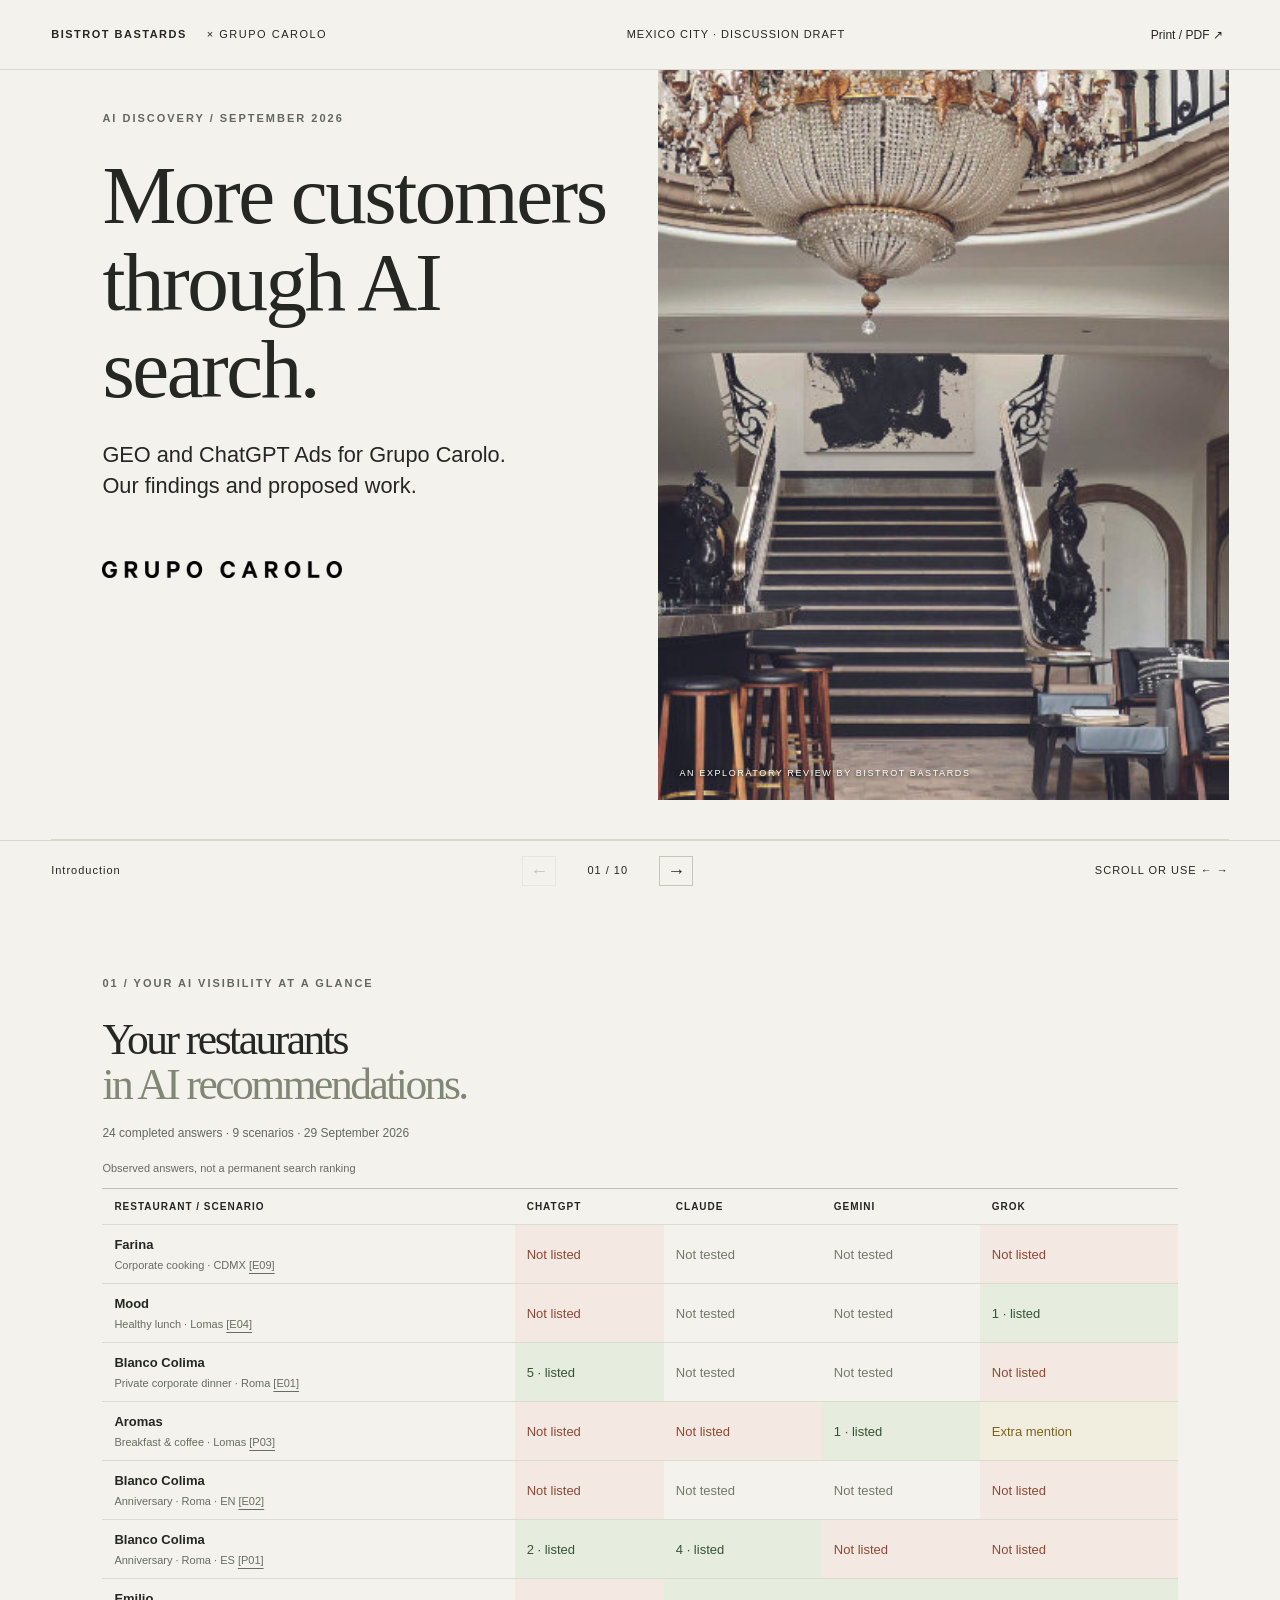
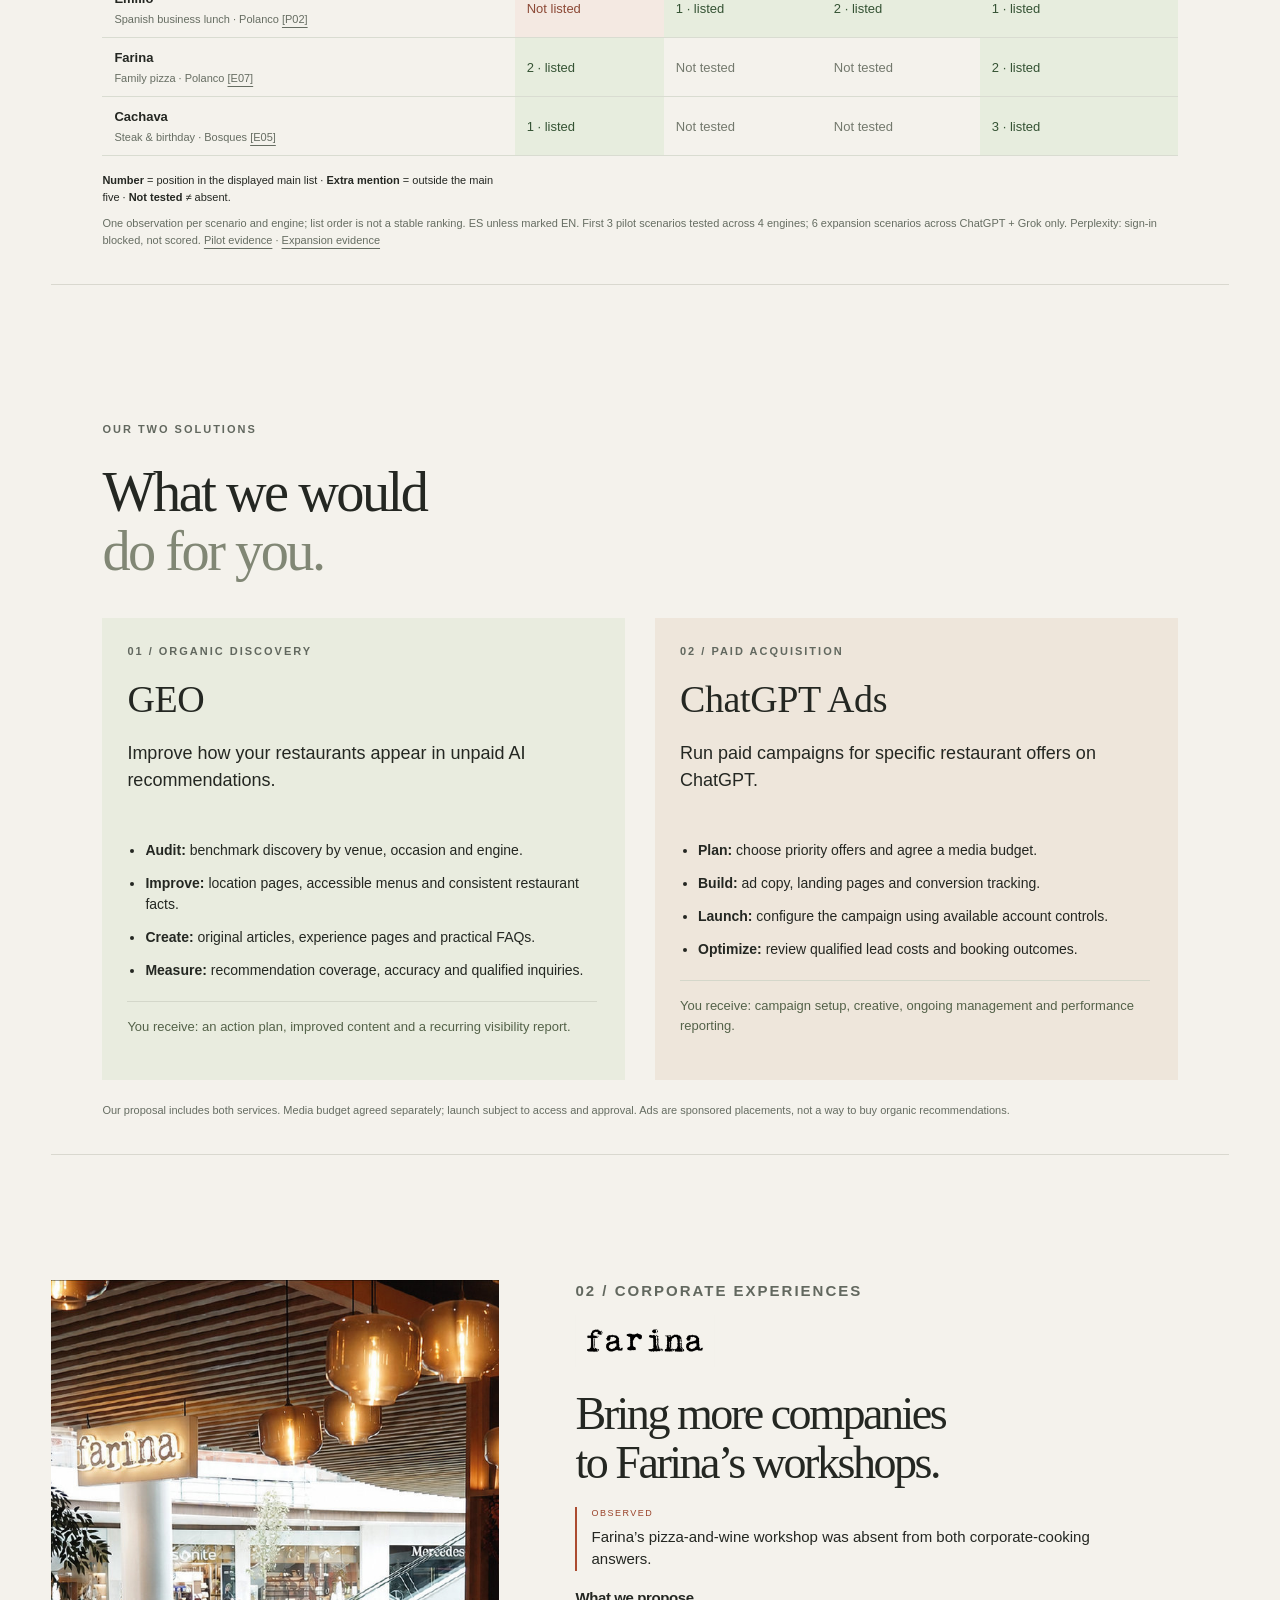
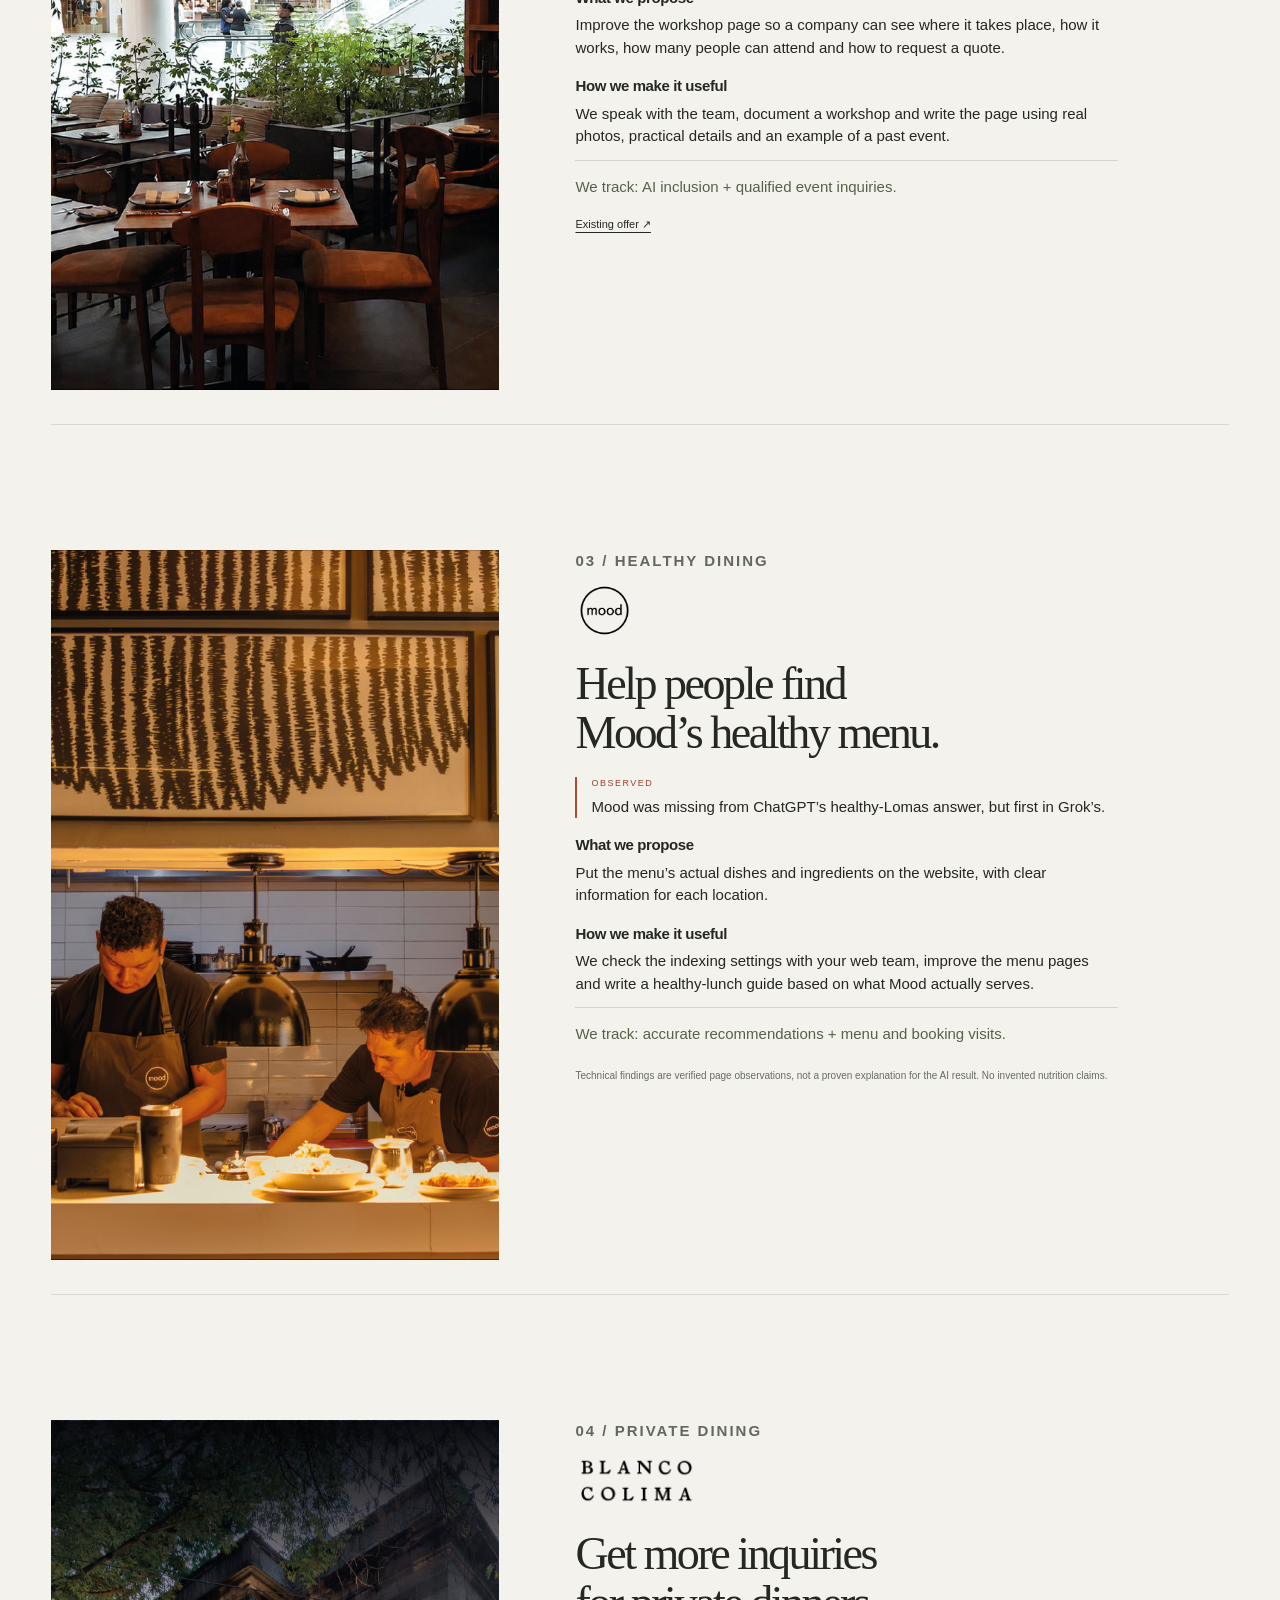
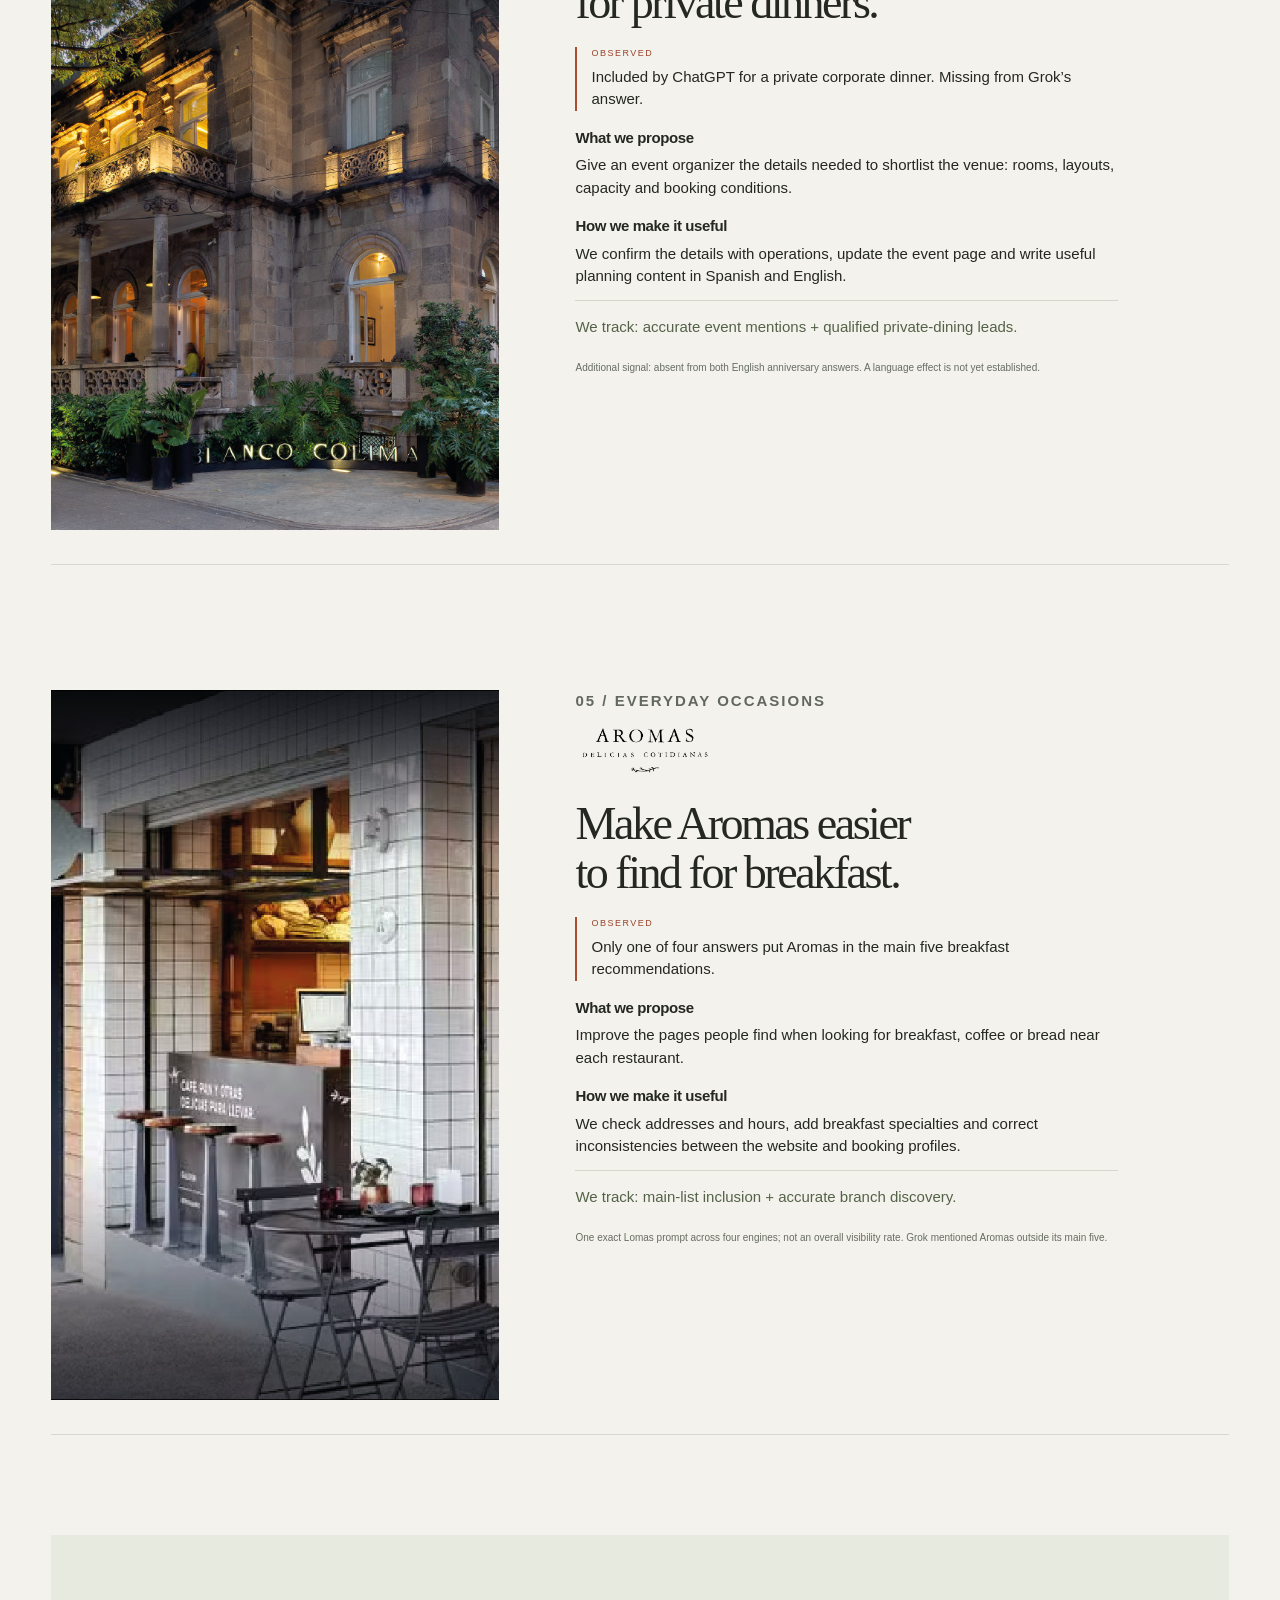
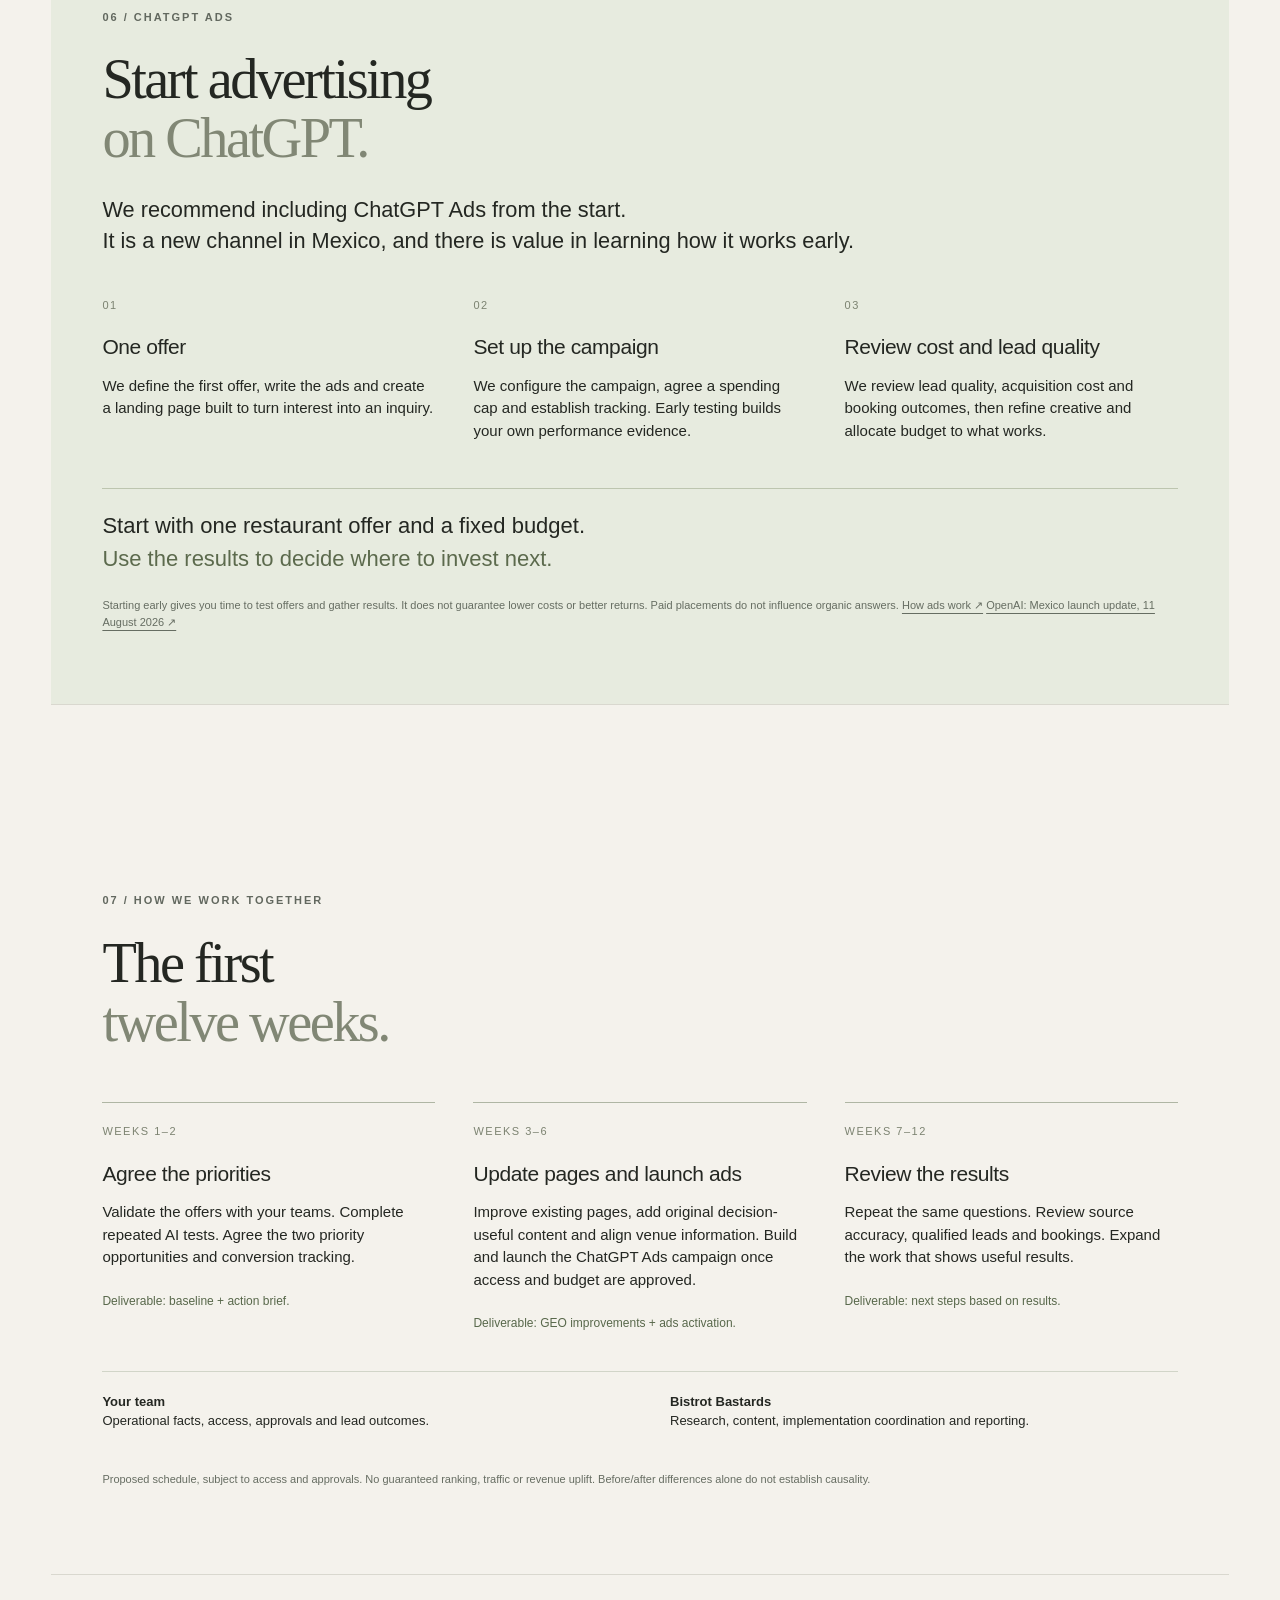
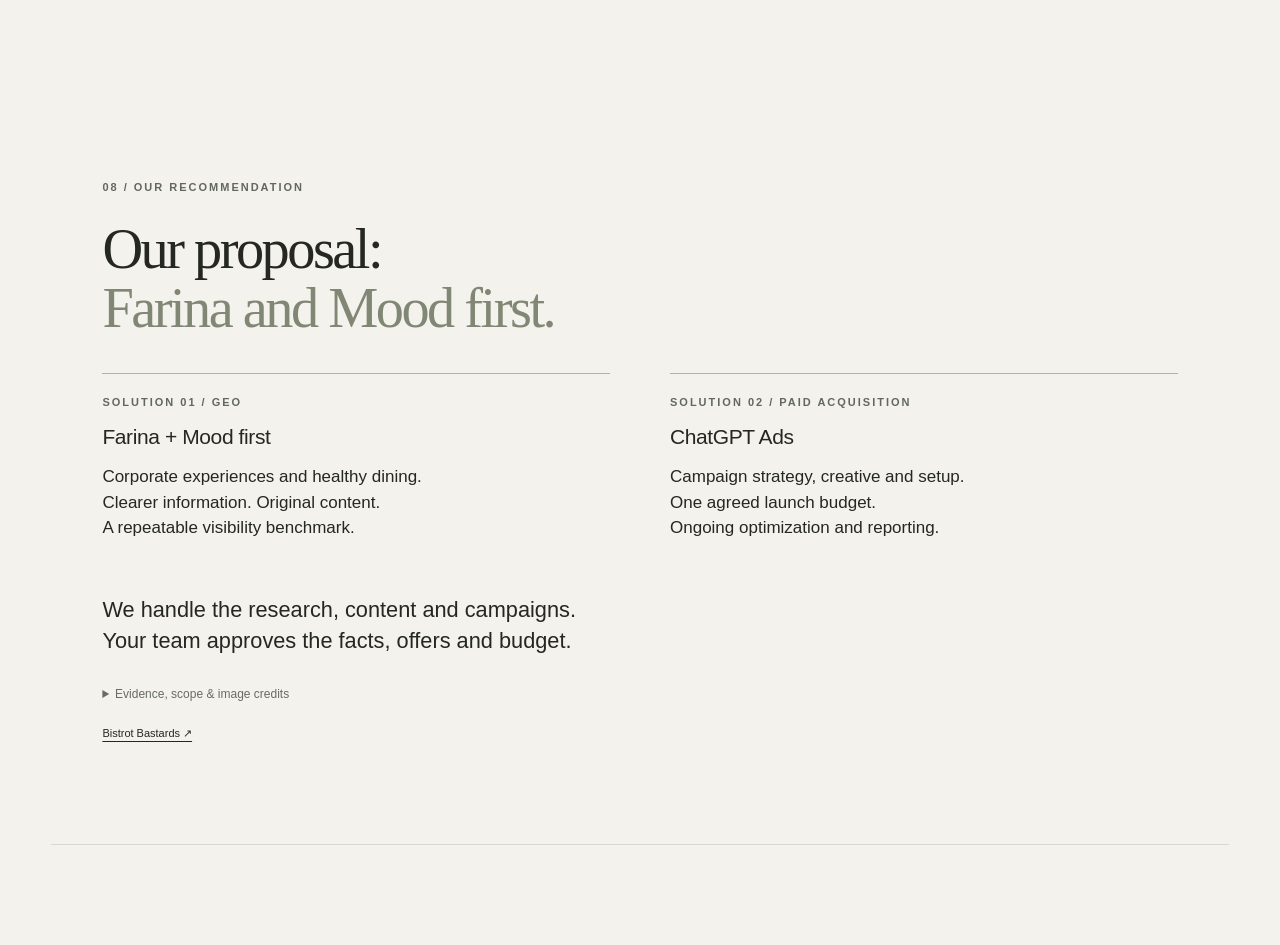
<file: index.html>
<!doctype html>
<html lang="en"><head><meta charset="utf-8"><meta name="viewport" content="width=device-width,initial-scale=1"><meta name="robots" content="noindex,nofollow"><title>Grupo Carolo — AI Discovery / Bistrot Bastards</title><link rel="stylesheet" href="deck.css"></head>
<body>
<header><a href="#1" class="wordmark">BISTROT BASTARDS<span>× GRUPO CAROLO</span></a><span class="draft">MEXICO CITY · DISCUSSION DRAFT</span><button id="print">Print / PDF ↗</button></header>
<main>
<section class="slide cover" id="1" aria-label="Introduction"><div class="cover-copy"><p class="eyebrow">AI DISCOVERY / SEPTEMBER 2026</p><h1>More customers<br>through AI search.</h1><p class="lead">GEO and ChatGPT Ads for Grupo Carolo.<br>Our findings and proposed work.</p><img class="group-logo" src="assets/grupo-carolo.png" alt="Grupo Carolo"></div><div class="cover-photo"><img src="assets/hero.jpg" alt="Interior featured on Grupo Carolo’s official website"><span>AN EXPLORATORY REVIEW BY BISTROT BASTARDS</span></div></section>

<section class="slide overview" id="2" aria-label="Visibility overview"><p class="eyebrow">01 / YOUR AI VISIBILITY AT A GLANCE</p><h2>Your restaurants<br><em>in AI recommendations.</em></h2><p class="table-intro">24 completed answers · 9 scenarios · 29 September 2026</p><div class="visibility-scroll" role="region" aria-label="AI visibility results by restaurant and scenario" tabindex="0"><table class="visibility"><caption>Observed answers, not a permanent search ranking</caption><thead><tr><th scope="col">Restaurant / scenario</th><th scope="col">ChatGPT</th><th scope="col">Claude</th><th scope="col">Gemini</th><th scope="col">Grok</th></tr></thead><tbody><tr><th scope="row">Farina<small>Corporate cooking · CDMX <a href="observations.json" title="Evidence for E09">[E09]</a></small></th><td class="absent">Not listed</td><td class="untested">Not tested</td><td class="untested">Not tested</td><td class="absent">Not listed</td></tr><tr><th scope="row">Mood<small>Healthy lunch · Lomas <a href="observations.json" title="Evidence for E04">[E04]</a></small></th><td class="absent">Not listed</td><td class="untested">Not tested</td><td class="untested">Not tested</td><td class="present">1 · listed</td></tr><tr><th scope="row">Blanco Colima<small>Private corporate dinner · Roma <a href="observations.json" title="Evidence for E01">[E01]</a></small></th><td class="present">5 · listed</td><td class="untested">Not tested</td><td class="untested">Not tested</td><td class="absent">Not listed</td></tr><tr><th scope="row">Aromas<small>Breakfast & coffee · Lomas <a href="observations.json" title="Evidence for P03">[P03]</a></small></th><td class="absent">Not listed</td><td class="absent">Not listed</td><td class="present">1 · listed</td><td class="extra">Extra mention</td></tr><tr><th scope="row">Blanco Colima<small>Anniversary · Roma · EN <a href="observations.json" title="Evidence for E02">[E02]</a></small></th><td class="absent">Not listed</td><td class="untested">Not tested</td><td class="untested">Not tested</td><td class="absent">Not listed</td></tr><tr><th scope="row">Blanco Colima<small>Anniversary · Roma · ES <a href="observations.json" title="Evidence for P01">[P01]</a></small></th><td class="present">2 · listed</td><td class="present">4 · listed</td><td class="absent">Not listed</td><td class="absent">Not listed</td></tr><tr><th scope="row">Emilio<small>Spanish business lunch · Polanco <a href="observations.json" title="Evidence for P02">[P02]</a></small></th><td class="absent">Not listed</td><td class="present">1 · listed</td><td class="present">2 · listed</td><td class="present">1 · listed</td></tr><tr><th scope="row">Farina<small>Family pizza · Polanco <a href="observations.json" title="Evidence for E07">[E07]</a></small></th><td class="present">2 · listed</td><td class="untested">Not tested</td><td class="untested">Not tested</td><td class="present">2 · listed</td></tr><tr><th scope="row">Cachava<small>Steak & birthday · Bosques <a href="observations.json" title="Evidence for E05">[E05]</a></small></th><td class="present">1 · listed</td><td class="untested">Not tested</td><td class="untested">Not tested</td><td class="present">3 · listed</td></tr></tbody></table></div><p class="table-key"><strong>Number</strong> = position in the displayed main list · <strong>Extra mention</strong> = outside the main five · <strong>Not tested</strong> ≠ absent.</p><p class="footnote">One observation per scenario and engine; list order is not a stable ranking. ES unless marked EN. First 3 pilot scenarios tested across 4 engines; 6 expansion scenarios across ChatGPT + Grok only. Perplexity: sign-in blocked, not scored. <a href="observations.json">Pilot evidence</a> · <a href="observations.json">Expansion evidence</a></p></section>
<section class="slide solutions" id="solutions" aria-label="Our two solutions"><p class="eyebrow">OUR TWO SOLUTIONS</p><h2>What we would<br><em>do for you.</em></h2><div class="two-col solution-cards"><article><p class="eyebrow">01 / ORGANIC DISCOVERY</p><h3>GEO</h3><p class="solution-promise">Improve how your restaurants appear in unpaid AI recommendations.</p><ul><li><strong>Audit:</strong> benchmark discovery by venue, occasion and engine.</li><li><strong>Improve:</strong> location pages, accessible menus and consistent restaurant facts.</li><li><strong>Create:</strong> original articles, experience pages and practical FAQs.</li><li><strong>Measure:</strong> recommendation coverage, accuracy and qualified inquiries.</li></ul><p class="outcome">You receive: an action plan, improved content and a recurring visibility report.</p></article><article><p class="eyebrow">02 / PAID ACQUISITION</p><h3>ChatGPT Ads</h3><p class="solution-promise">Run paid campaigns for specific restaurant offers on ChatGPT.</p><ul><li><strong>Plan:</strong> choose priority offers and agree a media budget.</li><li><strong>Build:</strong> ad copy, landing pages and conversion tracking.</li><li><strong>Launch:</strong> configure the campaign using available account controls.</li><li><strong>Optimize:</strong> review qualified lead costs and booking outcomes.</li></ul><p class="outcome">You receive: campaign setup, creative, ongoing management and performance reporting.</p></article></div><p class="footnote">Our proposal includes both services. Media budget agreed separately; launch subject to access and approval. Ads are sponsored placements, not a way to buy organic recommendations.</p></section>

<section class="slide opportunity" id="3" aria-label="Farina opportunity"><div class="photo"><img src="assets/farina.jpg" alt="Farina restaurant, official portfolio photograph"></div><div class="op-copy"><p class="eyebrow">02 / CORPORATE EXPERIENCES</p><img class="brand-logo" src="assets/farina-logo.png" alt="Farina"><h2>Bring more companies<br>to Farina’s workshops.</h2><p class="finding"><span>OBSERVED</span>Farina’s pizza-and-wine workshop was absent from both corporate-cooking answers.</p><h3>What we propose</h3><p>Improve the workshop page so a company can see where it takes place, how it works, how many people can attend and how to request a quote.</p><h3>How we make it useful</h3><p>We speak with the team, document a workshop and write the page using real photos, practical details and an example of a past event.</p><p class="outcome">We track: AI inclusion + qualified event inquiries.</p><a class="source" href="https://www.farinarest.com/eventos-privados" target="_blank" rel="noopener">Existing offer ↗</a></div></section>

<section class="slide opportunity" id="4" aria-label="Mood opportunity"><div class="photo"><img src="assets/mood.jpg" alt="Mood restaurant, official portfolio photograph"></div><div class="op-copy"><p class="eyebrow">03 / HEALTHY DINING</p><img class="brand-logo" src="assets/mood-logo.png" alt="Mood"><h2>Help people find<br>Mood’s healthy menu.</h2><p class="finding"><span>OBSERVED</span>Mood was missing from ChatGPT’s healthy-Lomas answer, but first in Grok’s.</p><h3>What we propose</h3><p>Put the menu’s actual dishes and ingredients on the website, with clear information for each location.</p><h3>How we make it useful</h3><p>We check the indexing settings with your web team, improve the menu pages and write a healthy-lunch guide based on what Mood actually serves.</p><p class="outcome">We track: accurate recommendations + menu and booking visits.</p><p class="footnote">Technical findings are verified page observations, not a proven explanation for the AI result. No invented nutrition claims.</p></div></section>

<section class="slide opportunity" id="5" aria-label="Blanco Colima opportunity"><div class="photo"><img src="assets/blanco-colima.jpg" alt="Blanco Colima, official portfolio photograph"></div><div class="op-copy"><p class="eyebrow">04 / PRIVATE DINING</p><img class="brand-logo" src="assets/blanco-colima-logo.png" alt="Blanco Colima"><h2>Get more inquiries<br>for private dinners.</h2><p class="finding"><span>OBSERVED</span>Included by ChatGPT for a private corporate dinner. Missing from Grok’s answer.</p><h3>What we propose</h3><p>Give an event organizer the details needed to shortlist the venue: rooms, layouts, capacity and booking conditions.</p><h3>How we make it useful</h3><p>We confirm the details with operations, update the event page and write useful planning content in Spanish and English.</p><p class="outcome">We track: accurate event mentions + qualified private-dining leads.</p><p class="footnote">Additional signal: absent from both English anniversary answers. A language effect is not yet established.</p></div></section>

<section class="slide opportunity" id="6" aria-label="Aromas opportunity"><div class="photo"><img src="assets/aromas.jpg" alt="Aromas, official portfolio photograph"></div><div class="op-copy"><p class="eyebrow">05 / EVERYDAY OCCASIONS</p><img class="brand-logo" src="assets/aromas-logo.png" alt="Aromas"><h2>Make Aromas easier<br>to find for breakfast.</h2><p class="finding"><span>OBSERVED</span>Only one of four answers put Aromas in the main five breakfast recommendations.</p><h3>What we propose</h3><p>Improve the pages people find when looking for breakfast, coffee or bread near each restaurant.</p><h3>How we make it useful</h3><p>We check addresses and hours, add breakfast specialties and correct inconsistencies between the website and booking profiles.</p><p class="outcome">We track: main-list inclusion + accurate branch discovery.</p><p class="footnote">One exact Lomas prompt across four engines; not an overall visibility rate. Grok mentioned Aromas outside its main five.</p></div></section>

<section class="slide ads" id="7" aria-label="ChatGPT advertising"><p class="eyebrow">06 / CHATGPT ADS</p><h2>Start advertising<br><em>on ChatGPT.</em></h2><p class="lead">We recommend including ChatGPT Ads from the start.<br>It is a new channel in Mexico, and there is value in learning how it works early.</p><div class="three-col"><article><span class="number">01</span><h3>One offer</h3><p>We define the first offer, write the ads and create a landing page built to turn interest into an inquiry.</p></article><article><span class="number">02</span><h3>Set up the campaign</h3><p>We configure the campaign, agree a spending cap and establish tracking. Early testing builds your own performance evidence.</p></article><article><span class="number">03</span><h3>Review cost and lead quality</h3><p>We review lead quality, acquisition cost and booking outcomes, then refine creative and allocate budget to what works.</p></article></div><div class="callout">Start with one restaurant offer and a fixed budget.<br><strong>Use the results to decide where to invest next.</strong></div><p class="footnote">Starting early gives you time to test offers and gather results. It does not guarantee lower costs or better returns. Paid placements do not influence organic answers. <a href="https://help.openai.com/en/articles/20001047-ads-in-chatgpt" target="_blank" rel="noopener">How ads work ↗</a> <a href="https://openai.com/index/testing-ads-in-chatgpt/" target="_blank" rel="noopener">OpenAI: Mexico launch update, 11 August 2026 ↗</a></p></section>

<section class="slide" id="8" aria-label="Implementation"><p class="eyebrow">07 / HOW WE WORK TOGETHER</p><h2>The first<br><em>twelve weeks.</em></h2><div class="three-col timeline"><article><span class="number">WEEKS 1–2</span><h3>Agree the priorities</h3><p>Validate the offers with your teams. Complete repeated AI tests. Agree the two priority opportunities and conversion tracking.</p><b>Deliverable: baseline + action brief.</b></article><article><span class="number">WEEKS 3–6</span><h3>Update pages and launch ads</h3><p>Improve existing pages, add original decision-useful content and align venue information. Build and launch the ChatGPT Ads campaign once access and budget are approved.</p><b>Deliverable: GEO improvements + ads activation.</b></article><article><span class="number">WEEKS 7–12</span><h3>Review the results</h3><p>Repeat the same questions. Review source accuracy, qualified leads and bookings. Expand the work that shows useful results.</p><b>Deliverable: next steps based on results.</b></article></div><div class="two-col ownership"><p><strong>Your team</strong><br>Operational facts, access, approvals and lead outcomes.</p><p><strong>Bistrot Bastards</strong><br>Research, content, implementation coordination and reporting.</p></div><p class="footnote">Proposed schedule, subject to access and approvals. No guaranteed ranking, traffic or revenue uplift. Before/after differences alone do not establish causality.</p></section>

<section class="slide closing" id="9" aria-label="Proposal and sources"><p class="eyebrow">08 / OUR RECOMMENDATION</p><h2>Our proposal:<br><em>Farina and Mood first.</em></h2><div class="two-col offers"><article><p class="eyebrow">SOLUTION 01 / GEO</p><h3>Farina + Mood first</h3><p>Corporate experiences and healthy dining.<br>Clearer information. Original content.<br>A repeatable visibility benchmark.</p></article><article><p class="eyebrow">SOLUTION 02 / PAID ACQUISITION</p><h3>ChatGPT Ads</h3><p>Campaign strategy, creative and setup.<br>One agreed launch budget.<br>Ongoing optimization and reporting.</p></article></div><p class="lead">We handle the research, content and campaigns.<br>Your team approves the facts, offers and budget.</p><details><summary>Evidence, scope & image credits</summary><p>Exploratory observations from 29 September 2026. ChatGPT, Claude, Gemini and Grok in the initial pilot; ChatGPT and Grok in the expansion. No demand weighting, multi-day repeatability or incremental revenue established. Full benchmark still in progress.</p><p>Underlying models vary and are not all disclosed. Display order is not a permanent ranking. Favorable and unfavorable results are retained.</p><p>Photos and restaurant logos: Grupo Carolo’s official portfolio, collected 29 September 2026. Used in this discussion report; not an official Grupo Carolo website. <a href="assets.json">Asset provenance</a> · <a href="observations.json">Observation data</a> · <a href="observations.json">Expansion observations</a> · <a href="observations.json">Initial observations</a></p></details><a class="source" href="https://bistrotbastards.com/" target="_blank" rel="noopener">Bistrot Bastards ↗</a></section>
</main>
<footer><span id="current-title">Introduction</span><nav aria-label="Slide navigation"><button id="prev" aria-label="Previous slide">←</button><span id="counter" aria-live="polite">01 / 10</span><button id="next" aria-label="Next slide">→</button></nav><span class="hint">SCROLL OR USE ← →</span></footer><script src="deck.js"></script>
</body></html>
</file>
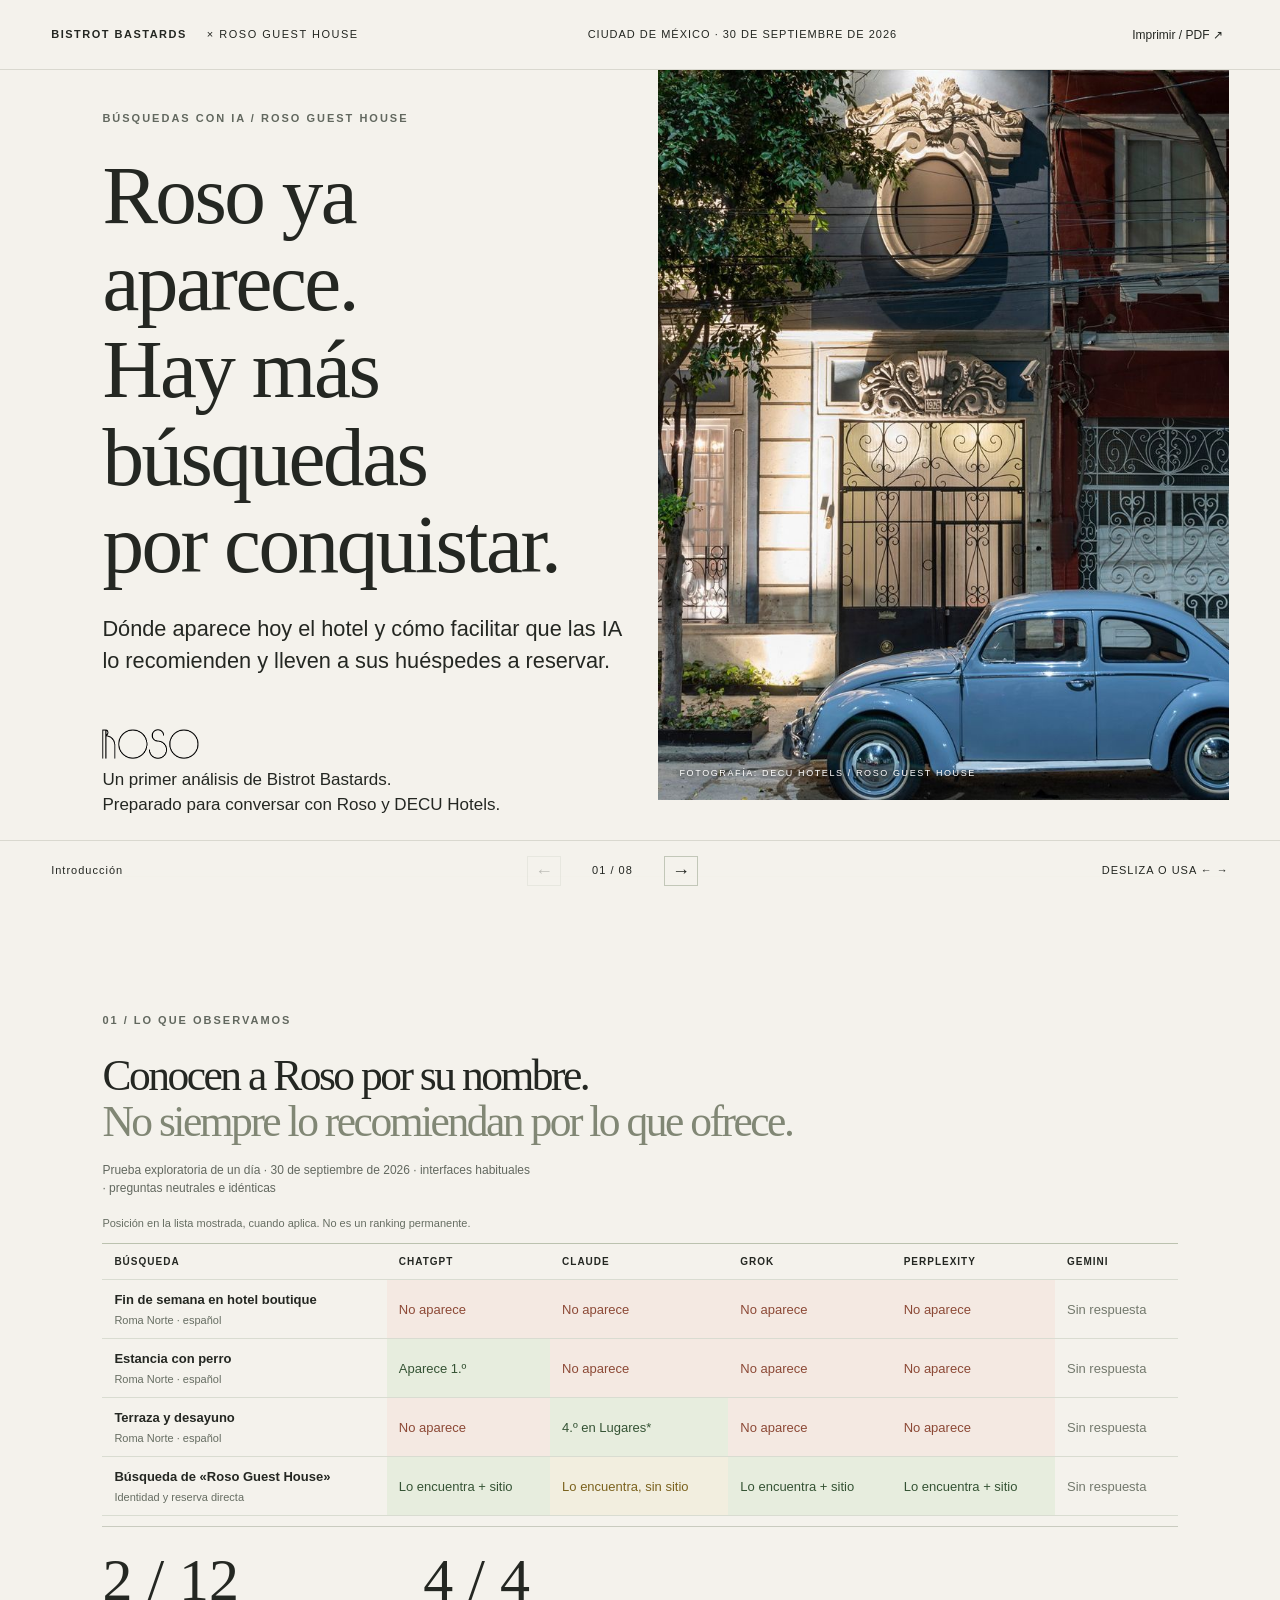
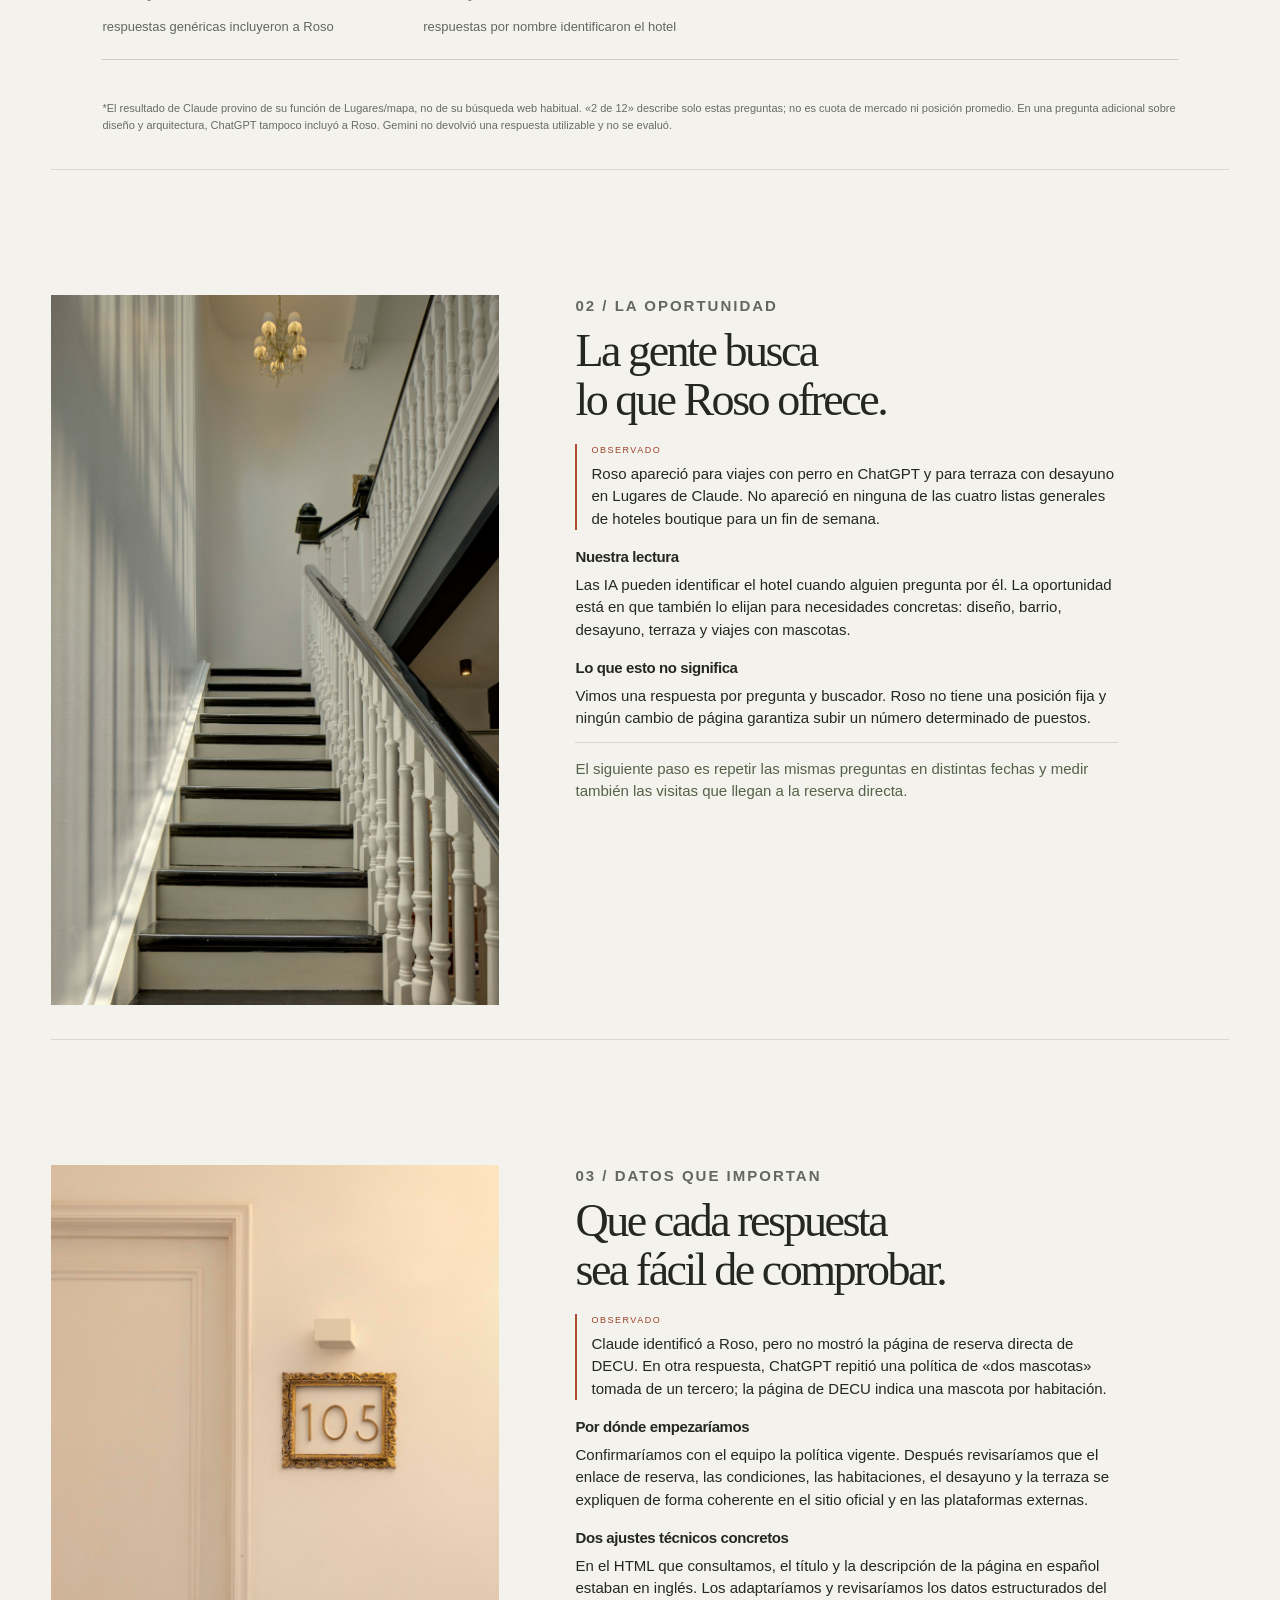
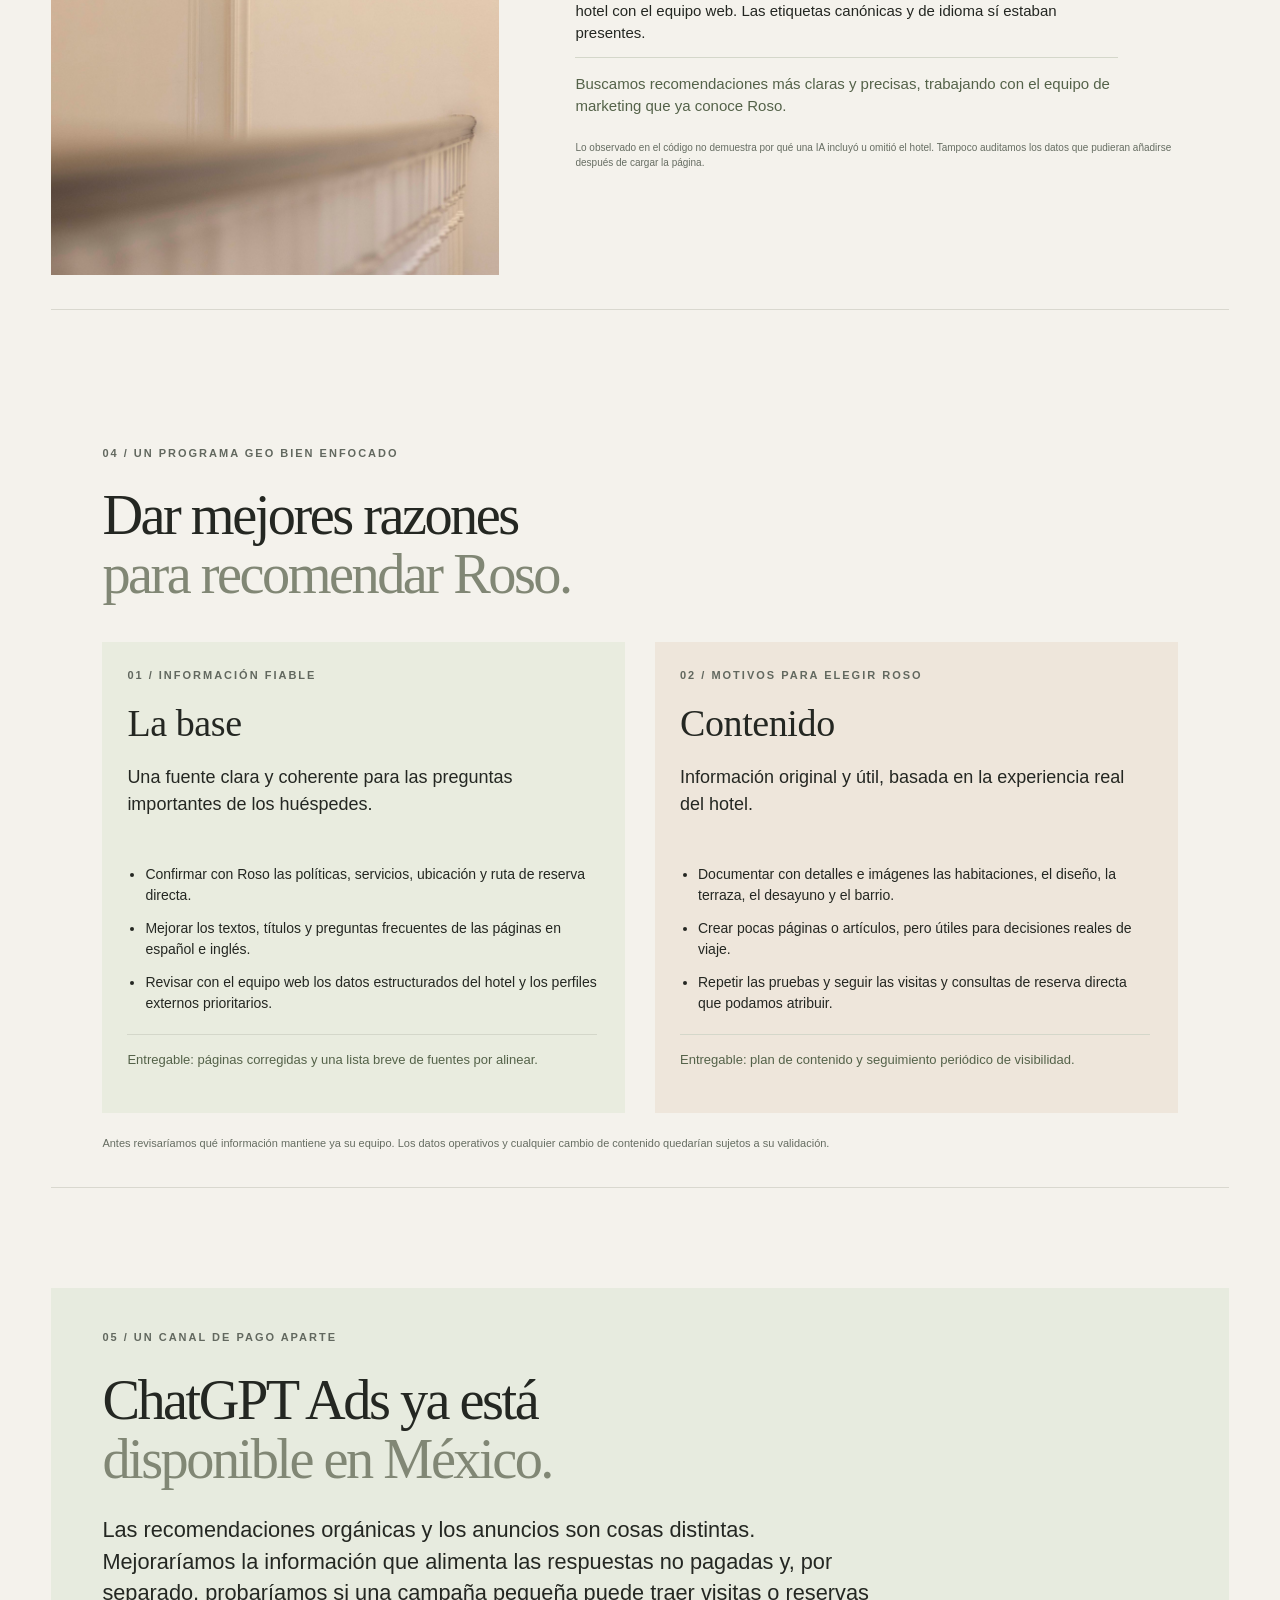
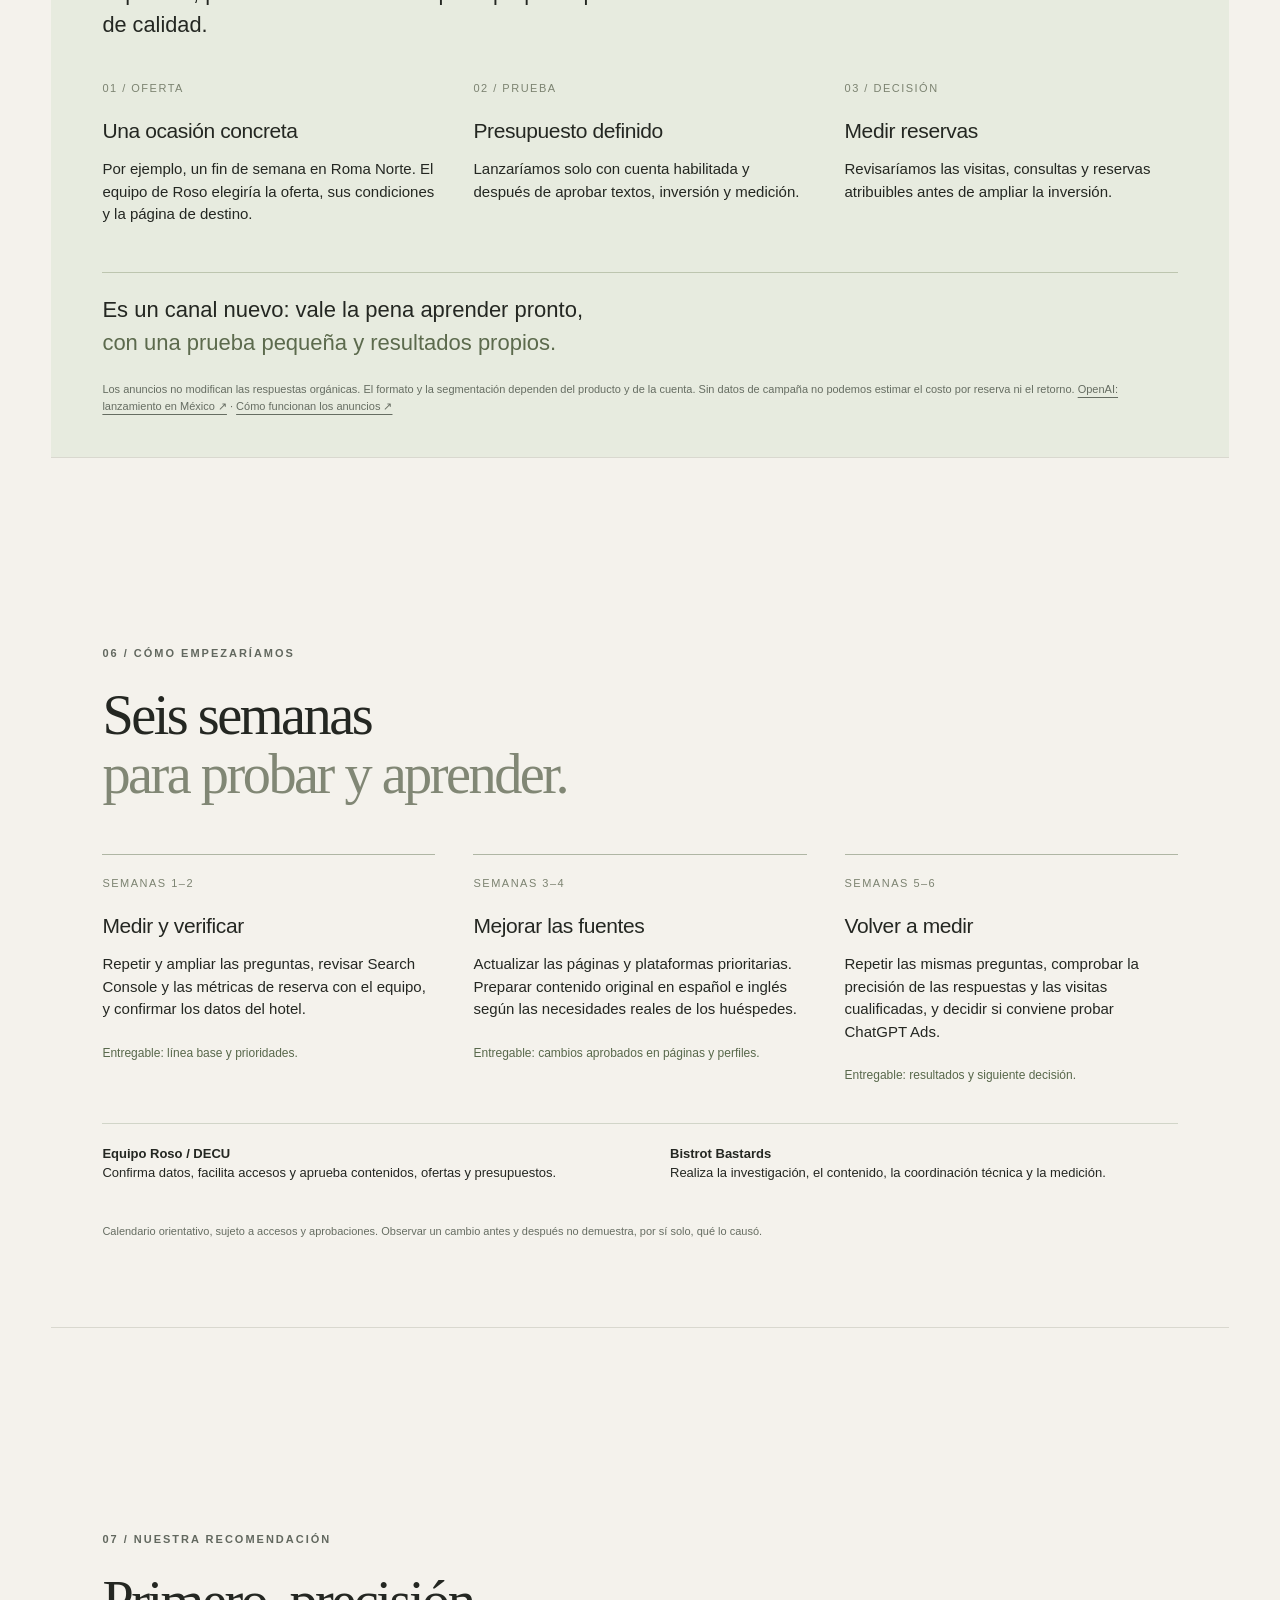
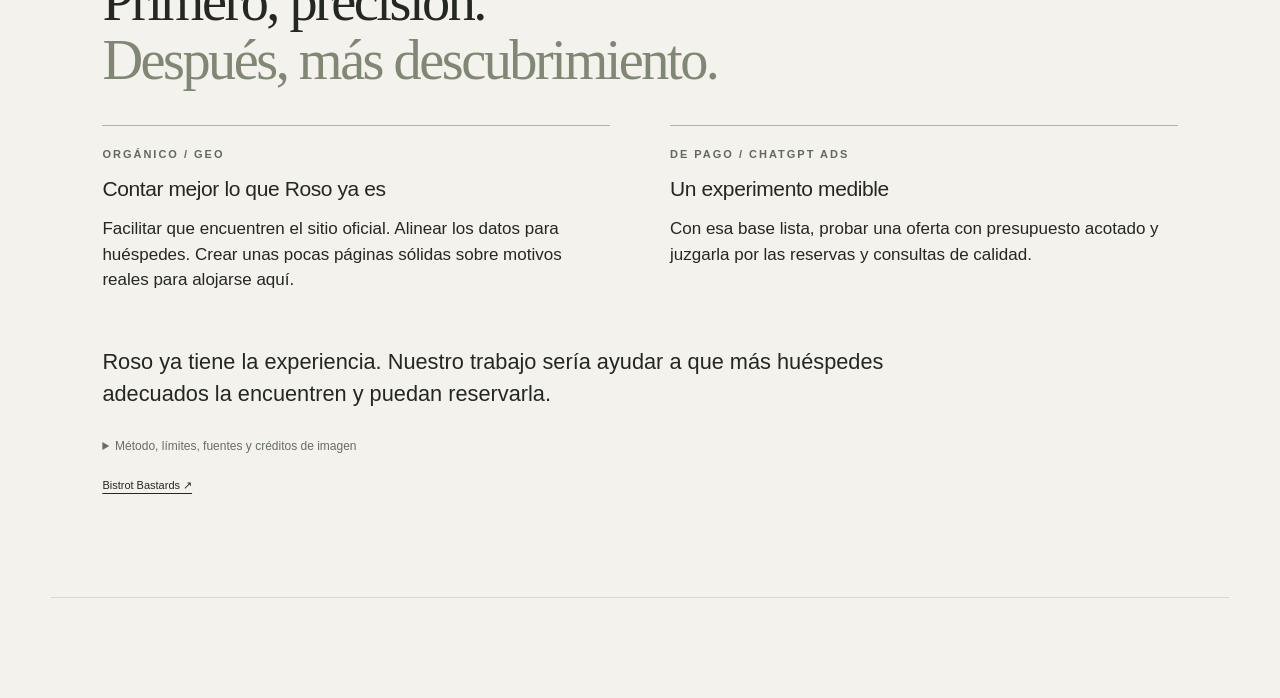
<file: roso-guest-house/index.html>
<!doctype html>
<html lang="es-MX">
<head><meta charset="utf-8"><meta name="viewport" content="width=device-width,initial-scale=1"><meta name="robots" content="noindex,nofollow"><meta name="description" content="Diagnóstico exploratorio de la visibilidad de Roso Guest House en las búsquedas con IA en Ciudad de México."><title>Roso Guest House | Búsquedas con IA | Bistrot Bastards</title><link rel="stylesheet" href="deck.css"></head>
<body>
<header><a href="#1" class="wordmark">BISTROT BASTARDS<span>× ROSO GUEST HOUSE</span></a><span class="draft">CIUDAD DE MÉXICO · 30 DE SEPTIEMBRE DE 2026</span><button id="print" type="button">Imprimir / PDF ↗</button></header>
<main>

<section class="slide cover" id="1" aria-label="Introducción">
  <div class="cover-copy"><p class="eyebrow">BÚSQUEDAS CON IA / ROSO GUEST HOUSE</p><h1>Roso ya aparece.<br>Hay más búsquedas<br>por conquistar.</h1><p class="lead">Dónde aparece hoy el hotel y cómo facilitar que las IA lo recomienden y lleven a sus huéspedes a reservar.</p><img class="group-logo" src="assets/roso-logo.png" alt="Logotipo de Roso Guest House"><p class="cover-note">Un primer análisis de Bistrot Bastards.<br>Preparado para conversar con Roso y DECU Hotels.</p></div>
  <div class="cover-photo"><img src="assets/exterior.jpg" alt="Fachada de Roso Guest House, fotografía del sitio oficial de DECU Hotels"><span>FOTOGRAFÍA: DECU HOTELS / ROSO GUEST HOUSE</span></div>
</section>

<section class="slide overview" id="2" aria-label="Resumen de visibilidad">
  <p class="eyebrow">01 / LO QUE OBSERVAMOS</p><h2>Conocen a Roso por su nombre.<br><em>No siempre lo recomiendan por lo que ofrece.</em></h2><p class="table-intro">Prueba exploratoria de un día · 30 de septiembre de 2026 · interfaces habituales · preguntas neutrales e idénticas</p>
  <div class="visibility-scroll" role="region" aria-label="Recomendaciones observadas por pregunta y buscador" tabindex="0"><table class="visibility"><caption>Posición en la lista mostrada, cuando aplica. No es un ranking permanente.</caption><thead><tr><th scope="col">Búsqueda</th><th scope="col">ChatGPT</th><th scope="col">Claude</th><th scope="col">Grok</th><th scope="col">Perplexity</th><th scope="col">Gemini</th></tr></thead><tbody>
    <tr><th scope="row">Fin de semana en hotel boutique<small>Roma Norte · español</small></th><td class="absent">No aparece</td><td class="absent">No aparece</td><td class="absent">No aparece</td><td class="absent">No aparece</td><td class="untested">Sin respuesta</td></tr>
    <tr><th scope="row">Estancia con perro<small>Roma Norte · español</small></th><td class="present">Aparece 1.º</td><td class="absent">No aparece</td><td class="absent">No aparece</td><td class="absent">No aparece</td><td class="untested">Sin respuesta</td></tr>
    <tr><th scope="row">Terraza y desayuno<small>Roma Norte · español</small></th><td class="absent">No aparece</td><td class="present">4.º en Lugares*</td><td class="absent">No aparece</td><td class="absent">No aparece</td><td class="untested">Sin respuesta</td></tr>
    <tr><th scope="row">Búsqueda de «Roso Guest House»<small>Identidad y reserva directa</small></th><td class="present">Lo encuentra + sitio</td><td class="extra">Lo encuentra, sin sitio</td><td class="present">Lo encuentra + sitio</td><td class="present">Lo encuentra + sitio</td><td class="untested">Sin respuesta</td></tr>
  </tbody></table></div>
  <div class="metrics"><div><strong>2 / 12</strong><span>respuestas genéricas incluyeron a Roso</span></div><div><strong>4 / 4</strong><span>respuestas por nombre identificaron el hotel</span></div></div>
  <p class="footnote">*El resultado de Claude provino de su función de Lugares/mapa, no de su búsqueda web habitual. «2 de 12» describe solo estas preguntas; no es cuota de mercado ni posición promedio. En una pregunta adicional sobre diseño y arquitectura, ChatGPT tampoco incluyó a Roso. Gemini no devolvió una respuesta utilizable y no se evaluó.</p>
</section>

<section class="slide opportunity" id="3" aria-label="Oportunidad de descubrimiento">
  <div class="photo"><img src="assets/stairs.jpg" alt="Escalera interior de Roso Guest House, fotografía del sitio oficial de DECU Hotels"></div>
  <div class="op-copy"><p class="eyebrow">02 / LA OPORTUNIDAD</p><h2>La gente busca<br>lo que Roso ofrece.</h2><p class="finding"><span>OBSERVADO</span>Roso apareció para viajes con perro en ChatGPT y para terraza con desayuno en Lugares de Claude. No apareció en ninguna de las cuatro listas generales de hoteles boutique para un fin de semana.</p><h3>Nuestra lectura</h3><p>Las IA pueden identificar el hotel cuando alguien pregunta por él. La oportunidad está en que también lo elijan para necesidades concretas: diseño, barrio, desayuno, terraza y viajes con mascotas.</p><h3>Lo que esto no significa</h3><p>Vimos una respuesta por pregunta y buscador. Roso no tiene una posición fija y ningún cambio de página garantiza subir un número determinado de puestos.</p><p class="outcome">El siguiente paso es repetir las mismas preguntas en distintas fechas y medir también las visitas que llegan a la reserva directa.</p></div>
</section>

<section class="slide opportunity" id="4" aria-label="Datos y reserva directa">
  <div class="photo"><img src="assets/room.jpg" alt="Habitación de Roso Guest House, fotografía del sitio oficial de DECU Hotels"></div>
  <div class="op-copy"><p class="eyebrow">03 / DATOS QUE IMPORTAN</p><h2>Que cada respuesta<br>sea fácil de comprobar.</h2><p class="finding"><span>OBSERVADO</span>Claude identificó a Roso, pero no mostró la página de reserva directa de DECU. En otra respuesta, ChatGPT repitió una política de «dos mascotas» tomada de un tercero; la página de DECU indica una mascota por habitación.</p><h3>Por dónde empezaríamos</h3><p>Confirmaríamos con el equipo la política vigente. Después revisaríamos que el enlace de reserva, las condiciones, las habitaciones, el desayuno y la terraza se expliquen de forma coherente en el sitio oficial y en las plataformas externas.</p><h3>Dos ajustes técnicos concretos</h3><p>En el HTML que consultamos, el título y la descripción de la página en español estaban en inglés. Los adaptaríamos y revisaríamos los datos estructurados del hotel con el equipo web. Las etiquetas canónicas y de idioma sí estaban presentes.</p><p class="outcome">Buscamos recomendaciones más claras y precisas, trabajando con el equipo de marketing que ya conoce Roso.</p><p class="footnote">Lo observado en el código no demuestra por qué una IA incluyó u omitió el hotel. Tampoco auditamos los datos que pudieran añadirse después de cargar la página.</p></div>
</section>

<section class="slide solutions" id="5" aria-label="Trabajo propuesto">
  <p class="eyebrow">04 / UN PROGRAMA GEO BIEN ENFOCADO</p><h2>Dar mejores razones<br><em>para recomendar Roso.</em></h2>
  <div class="two-col solution-cards"><article><p class="eyebrow">01 / INFORMACIÓN FIABLE</p><h3>La base</h3><p class="solution-promise">Una fuente clara y coherente para las preguntas importantes de los huéspedes.</p><ul><li>Confirmar con Roso las políticas, servicios, ubicación y ruta de reserva directa.</li><li>Mejorar los textos, títulos y preguntas frecuentes de las páginas en español e inglés.</li><li>Revisar con el equipo web los datos estructurados del hotel y los perfiles externos prioritarios.</li></ul><p class="outcome">Entregable: páginas corregidas y una lista breve de fuentes por alinear.</p></article><article><p class="eyebrow">02 / MOTIVOS PARA ELEGIR ROSO</p><h3>Contenido</h3><p class="solution-promise">Información original y útil, basada en la experiencia real del hotel.</p><ul><li>Documentar con detalles e imágenes las habitaciones, el diseño, la terraza, el desayuno y el barrio.</li><li>Crear pocas páginas o artículos, pero útiles para decisiones reales de viaje.</li><li>Repetir las pruebas y seguir las visitas y consultas de reserva directa que podamos atribuir.</li></ul><p class="outcome">Entregable: plan de contenido y seguimiento periódico de visibilidad.</p></article></div>
  <p class="footnote">Antes revisaríamos qué información mantiene ya su equipo. Los datos operativos y cualquier cambio de contenido quedarían sujetos a su validación.</p>
</section>

<section class="slide ads" id="6" aria-label="Publicidad en ChatGPT">
  <p class="eyebrow">05 / UN CANAL DE PAGO APARTE</p><h2>ChatGPT Ads ya está<br><em>disponible en México.</em></h2><p class="lead">Las recomendaciones orgánicas y los anuncios son cosas distintas. Mejoraríamos la información que alimenta las respuestas no pagadas y, por separado, probaríamos si una campaña pequeña puede traer visitas o reservas de calidad.</p>
  <div class="three-col"><article><span class="number">01 / OFERTA</span><h3>Una ocasión concreta</h3><p>Por ejemplo, un fin de semana en Roma Norte. El equipo de Roso elegiría la oferta, sus condiciones y la página de destino.</p></article><article><span class="number">02 / PRUEBA</span><h3>Presupuesto definido</h3><p>Lanzaríamos solo con cuenta habilitada y después de aprobar textos, inversión y medición.</p></article><article><span class="number">03 / DECISIÓN</span><h3>Medir reservas</h3><p>Revisaríamos las visitas, consultas y reservas atribuibles antes de ampliar la inversión.</p></article></div>
  <div class="callout">Es un canal nuevo: vale la pena aprender pronto,<br><strong>con una prueba pequeña y resultados propios.</strong></div><p class="footnote">Los anuncios no modifican las respuestas orgánicas. El formato y la segmentación dependen del producto y de la cuenta. Sin datos de campaña no podemos estimar el costo por reserva ni el retorno. <a href="https://openai.com/es-ES/index/testing-ads-in-chatgpt/" target="_blank" rel="noopener">OpenAI: lanzamiento en México ↗</a> · <a href="https://help.openai.com/es-419/articles/20001047-ads-in-chatgpt" target="_blank" rel="noopener">Cómo funcionan los anuncios ↗</a></p>
</section>

<section class="slide" id="7" aria-label="Primeras seis semanas">
  <p class="eyebrow">06 / CÓMO EMPEZARÍAMOS</p><h2>Seis semanas<br><em>para probar y aprender.</em></h2>
  <div class="three-col timeline"><article><span class="number">SEMANAS 1–2</span><h3>Medir y verificar</h3><p>Repetir y ampliar las preguntas, revisar Search Console y las métricas de reserva con el equipo, y confirmar los datos del hotel.</p><b>Entregable: línea base y prioridades.</b></article><article><span class="number">SEMANAS 3–4</span><h3>Mejorar las fuentes</h3><p>Actualizar las páginas y plataformas prioritarias. Preparar contenido original en español e inglés según las necesidades reales de los huéspedes.</p><b>Entregable: cambios aprobados en páginas y perfiles.</b></article><article><span class="number">SEMANAS 5–6</span><h3>Volver a medir</h3><p>Repetir las mismas preguntas, comprobar la precisión de las respuestas y las visitas cualificadas, y decidir si conviene probar ChatGPT Ads.</p><b>Entregable: resultados y siguiente decisión.</b></article></div>
  <div class="two-col ownership"><p><strong>Equipo Roso / DECU</strong><br>Confirma datos, facilita accesos y aprueba contenidos, ofertas y presupuestos.</p><p><strong>Bistrot Bastards</strong><br>Realiza la investigación, el contenido, la coordinación técnica y la medición.</p></div><p class="footnote">Calendario orientativo, sujeto a accesos y aprobaciones. Observar un cambio antes y después no demuestra, por sí solo, qué lo causó.</p>
</section>

<section class="slide closing" id="8" aria-label="Recomendación y fuentes">
  <p class="eyebrow">07 / NUESTRA RECOMENDACIÓN</p><h2>Primero, precisión.<br><em>Después, más descubrimiento.</em></h2>
  <div class="two-col offers"><article><p class="eyebrow">ORGÁNICO / GEO</p><h3>Contar mejor lo que Roso ya es</h3><p>Facilitar que encuentren el sitio oficial. Alinear los datos para huéspedes. Crear unas pocas páginas sólidas sobre motivos reales para alojarse aquí.</p></article><article><p class="eyebrow">DE PAGO / CHATGPT ADS</p><h3>Un experimento medible</h3><p>Con esa base lista, probar una oferta con presupuesto acotado y juzgarla por las reservas y consultas de calidad.</p></article></div><p class="lead">Roso ya tiene la experiencia. Nuestro trabajo sería ayudar a que más huéspedes adecuados la encuentren y puedan reservarla.</p>
  <details><summary>Método, límites, fuentes y créditos de imagen</summary><p>Observaciones del 30 de septiembre de 2026. Una conversación nueva por pregunta y buscador; el resultado de Lugares de Claude se identificó por separado. Las preguntas exactas en español cubrieron fin de semana en hotel boutique, viaje con perro, terraza y desayuno, y búsqueda de Roso por nombre. ChatGPT recibió además una pregunta sobre diseño. Gemini no devolvió una respuesta utilizable. No probamos aún la pregunta en inglés, ni repetimos el panel en distintos días; tampoco tuvimos acceso a volúmenes de búsqueda, Search Console, analítica o datos de reservas. Es un diagnóstico inicial, no un ranking permanente ni una prueba de causalidad.</p><p>Datos y fotografías oficiales: <a href="https://www.decuhotels.com/roso-guest-house" target="_blank" rel="noopener">DECU Hotels / Roso Guest House ↗</a> · <a href="https://www.decuhotels.com/es-mx/roso-guest-house" target="_blank" rel="noopener">Página en español ↗</a> · <a href="https://slh.com/hotels/roso-guest-house" target="_blank" rel="noopener">Small Luxury Hotels ↗</a>. Las imágenes y los logotipos pertenecen a sus respectivos titulares. Este documento independiente se preparó para conversar; no es un sitio oficial de Roso ni de DECU.</p></details><a class="source" href="https://bistrotbastards.com/" target="_blank" rel="noopener">Bistrot Bastards ↗</a>
</section>
</main>
<footer><span id="current-title">Introducción</span><nav aria-label="Navegación entre secciones"><button id="prev" aria-label="Sección anterior" type="button">←</button><span id="counter" aria-live="polite">01 / 08</span><button id="next" aria-label="Sección siguiente" type="button">→</button></nav><span class="hint">DESLIZA O USA ← →</span></footer><script src="deck.js"></script>
</body></html>
</file>
<file: deck.css>
*{box-sizing:border-box}html{scroll-behavior:smooth;scroll-padding-top:70px}body{margin:0;background:#f4f2ec;color:#242722;font-family:Arial,Helvetica,sans-serif;font-size:17px;line-height:1.5}a{color:inherit;text-underline-offset:4px}button{font:inherit;color:inherit;cursor:pointer;background:none;border:0}button:focus-visible,a:focus-visible,summary:focus-visible{outline:2px solid #ad482d;outline-offset:5px}header,footer{position:fixed;left:0;right:0;z-index:10;display:flex;align-items:center;justify-content:space-between;background:#f4f2ecf5;padding:18px 4vw;font-size:11px;letter-spacing:1px;border-bottom:1px solid #d9d8cf}header{top:0;height:70px}footer{bottom:0;height:60px;border-top:1px solid #d9d8cf;border-bottom:0}.wordmark{text-decoration:none;font-weight:bold;letter-spacing:1.5px}.wordmark span{margin-left:20px;font-weight:normal}header button{font-size:12px}main{max-width:1600px;margin:auto}.slide{min-height:calc(100svh - 130px);margin:70px 4vw 100px;padding:35px 4vw;display:flex;flex-direction:column;justify-content:center;position:relative;scroll-margin-top:0;border-bottom:1px solid #d9d8cf}.eyebrow{font-size:11px;letter-spacing:2px;font-weight:600;margin:0 0 25px;color:#62685f}h1,h2{font-family:Georgia,'Times New Roman',serif;font-weight:normal;line-height:1.05;letter-spacing:-2.5px;margin:0 0 25px}h1{font-size:clamp(50px,6.5vw,94px)}h2{font-size:clamp(36px,4.4vw,66px)}h2 em{font-style:normal;color:#818775}h3{font-size:21px;font-weight:500;letter-spacing:-.4px;margin:0 0 12px}p{margin:0 0 18px;max-width:65ch}.lead{font-size:clamp(19px,1.7vw,25px);line-height:1.45}.cover{display:grid;grid-template-columns:1fr 1fr;padding:0;gap:35px}.cover-copy{padding:40px 0 40px 4vw}.cover-photo{height:calc(100svh - 170px);min-height:480px;position:relative}.cover-photo img{width:100%;height:100%;object-fit:cover;object-position:55% center}.cover-photo span{position:absolute;bottom:20px;left:22px;color:white;font-size:9px;letter-spacing:1.6px;text-shadow:0 1px 4px #000}.group-logo{width:240px;max-width:70%;height:30px;object-fit:contain;object-position:left;margin-top:35px;filter:brightness(0)}.metrics{display:flex;gap:7vw;border-top:1px solid #c9cbbf;border-bottom:1px solid #c9cbbf;padding:20px 0;margin:10px 0 30px}.metrics strong{display:block;font-family:Georgia,serif;font-size:60px;font-weight:normal;line-height:1.1}.metrics span{font-size:13px;color:#62685f}.two-col{display:grid;grid-template-columns:1fr 1fr;gap:60px}.three-col{display:grid;grid-template-columns:repeat(3,1fr);gap:38px}.muted,.footnote{color:#666d62}.footnote{font-size:11px;line-height:1.55;max-width:none;margin-top:22px;margin-bottom:0}.opportunity{display:grid;grid-template-columns:38% 1fr;gap:6vw;padding:25px 0}.photo{height:calc(100svh - 190px);min-height:520px}.photo img{width:100%;height:100%;object-fit:cover}.op-copy{padding-right:3vw}.op-copy .eyebrow{margin-bottom:10px}.brand-logo{width:140px;height:55px;object-fit:contain;object-position:left;margin-bottom:15px;filter:brightness(0)}.op-copy h2{font-size:clamp(36px,3.6vw,56px);margin-bottom:20px}.op-copy h3{font-size:15px;font-weight:bold;margin:16px 0 5px}.op-copy p{font-size:15px;margin-bottom:12px}.op-copy .footnote{font-size:10px}.finding{border-left:2px solid #ac4c30;padding-left:14px}.finding span{display:block;font-size:9px;letter-spacing:1.5px;color:#9a432a;margin-bottom:5px}.outcome{border-top:1px solid #d4d7ca;padding-top:15px;color:#546249}.source{font-size:11px}.number{font-size:11px;letter-spacing:1.5px;display:block;margin-bottom:18px;color:#7c8371}.ads{background:#e7ebdf}.ads .three-col{margin-top:22px}.three-col p{font-size:15px}.callout{margin-top:28px;border-top:1px solid #bdc5af;padding-top:20px;font-size:22px}.callout strong{font-weight:normal;color:#5c6a4d}.timeline{margin-top:25px}.timeline article{border-top:1px solid #afb6a4;padding-top:20px}.timeline b{font-size:12px;font-weight:normal;color:#58684b}.ownership{border-top:1px solid #d1d5c8;margin-top:36px;padding-top:20px;font-size:13px}.offers{margin:10px 0 35px}.offers article{border-top:1px solid #adb69f;padding-top:20px}.offers .eyebrow{margin-bottom:10px}.closing details{font-size:12px;color:#666d62;margin:10px 0 22px}.closing details p{margin:12px 0;max-width:100ch}summary{cursor:pointer}nav{display:flex;align-items:center;gap:24px}nav button{border:1px solid #c2c7b8;width:34px;height:30px;font-size:18px}nav button:disabled{opacity:.25;cursor:default}#counter{font-size:11px;min-width:55px;text-align:center}#current-title{max-width:30%;white-space:nowrap;overflow:hidden;text-overflow:ellipsis}@media(max-width:750px){header,footer{padding:15px 5vw}.draft,.hint,.wordmark span{display:none}.slide{margin:70px 5vw 80px;padding:30px 0;min-height:auto}.cover{grid-template-columns:1fr;gap:15px}.cover-copy{padding:25px 0}.cover-photo{height:330px;min-height:0}.cover-photo span{font-size:8px}.group-logo{margin-top:10px}.opportunity{grid-template-columns:1fr;gap:25px}.photo{height:320px;min-height:0}.op-copy{padding:0}.two-col,.three-col{grid-template-columns:1fr;gap:22px}.metrics{gap:25px}.metrics strong{font-size:44px}.metrics span{font-size:11px}h1{font-size:62px}h2{font-size:43px}.ads{padding:30px 22px}.brand-logo{height:45px}.slide .footnote{font-size:11px}footer{font-size:10px}nav{gap:10px}.ownership{gap:0}}@media(prefers-reduced-motion:reduce){html{scroll-behavior:auto}}@media print{@page{size:A4 landscape;margin:10mm}header,footer{display:none}body{background:white;font-size:12px}.slide{margin:0;padding:15px;min-height:185mm;height:185mm;break-after:page;border:0;overflow:hidden}h1{font-size:58px}h2{font-size:42px}.cover-photo,.photo{height:170mm;min-height:0}.opportunity{grid-template-columns:35% 1fr;gap:35px}.op-copy p{font-size:12px}.op-copy h2{font-size:38px}.metrics strong{font-size:45px}.footnote{font-size:9px}.three-col p{font-size:12px}.closing details{font-size:10px}}
/* Preserve opaque backgrounds and the official colours in supplied brand images. */
.op-copy .brand-logo{filter:none;mix-blend-mode:multiply}
.overview h2{font-size:clamp(32px,3.4vw,50px);margin-bottom:16px}.table-intro{font-size:12px;color:#62685f}.visibility-scroll{overflow-x:auto}.visibility{width:100%;border-collapse:collapse;font-size:13px}.visibility caption{text-align:left;font-size:11px;color:#666d62;padding:0 0 12px}.visibility th,.visibility td{padding:10px 12px;border-bottom:1px solid #d9dcd1;text-align:left;white-space:nowrap}.visibility thead th{font-size:10px;letter-spacing:1px;text-transform:uppercase;border-top:1px solid #bbc2af}.visibility tbody th{font-weight:600}.visibility small{display:block;font-weight:normal;color:#666d62;font-size:11px;margin-top:2px}.visibility .present{color:#355334;background:#e7edde}.visibility .absent{color:#8c4936;background:#f4e9e2}.visibility .extra{color:#7b621e;background:#f2eedf}.visibility .untested{color:#73796d}.table-key{font-size:11px;margin:16px 0 0}.overview .footnote{margin-top:10px}.solution-cards{gap:30px;margin-top:12px}.solution-cards article{padding:25px;background:#e9ecdf}.solution-cards article+article{background:#eee6db}.solution-cards h3{font-family:Georgia,serif;font-size:38px}.solution-promise{font-size:18px;min-height:80px}.solution-cards ul{padding-left:18px;margin:20px 0;font-size:14px}.solution-cards li{margin:12px 0}.solution-cards .outcome{font-size:13px}.solution-cards .eyebrow{margin-bottom:12px}@media(max-width:750px){.visibility{min-width:710px}.solution-promise{min-height:0}.overview h2{font-size:37px}.solution-cards{grid-template-columns:1fr}}@media print{.visibility{font-size:10px}.visibility th,.visibility td{padding:6px}.visibility small{font-size:8px}.solution-cards article{padding:15px}.solution-cards ul{font-size:11px}.solution-promise{font-size:14px;min-height:50px}.solution-cards h3{font-size:30px}}
</file>
<file: roso-guest-house/deck.css>
*{box-sizing:border-box}html{scroll-behavior:smooth;scroll-padding-top:70px}body{margin:0;background:#f4f2ec;color:#242722;font-family:Arial,Helvetica,sans-serif;font-size:17px;line-height:1.5}a{color:inherit;text-underline-offset:4px}button{font:inherit;color:inherit;cursor:pointer;background:none;border:0}button:focus-visible,a:focus-visible,summary:focus-visible{outline:2px solid #ad482d;outline-offset:5px}header,footer{position:fixed;left:0;right:0;z-index:10;display:flex;align-items:center;justify-content:space-between;background:#f4f2ecf5;padding:18px 4vw;font-size:11px;letter-spacing:1px;border-bottom:1px solid #d9d8cf}header{top:0;height:70px}footer{bottom:0;height:60px;border-top:1px solid #d9d8cf;border-bottom:0}.wordmark{text-decoration:none;font-weight:bold;letter-spacing:1.5px}.wordmark span{margin-left:20px;font-weight:normal}header button{font-size:12px}main{max-width:1600px;margin:auto}.slide{min-height:calc(100svh - 130px);margin:70px 4vw 100px;padding:35px 4vw;display:flex;flex-direction:column;justify-content:center;position:relative;scroll-margin-top:0;border-bottom:1px solid #d9d8cf}.eyebrow{font-size:11px;letter-spacing:2px;font-weight:600;margin:0 0 25px;color:#62685f}h1,h2{font-family:Georgia,'Times New Roman',serif;font-weight:normal;line-height:1.05;letter-spacing:-2.5px;margin:0 0 25px}h1{font-size:clamp(50px,6.5vw,94px)}h2{font-size:clamp(36px,4.4vw,66px)}h2 em{font-style:normal;color:#818775}h3{font-size:21px;font-weight:500;letter-spacing:-.4px;margin:0 0 12px}p{margin:0 0 18px;max-width:65ch}.lead{font-size:clamp(19px,1.7vw,25px);line-height:1.45}.cover{display:grid;grid-template-columns:1fr 1fr;padding:0;gap:35px}.cover-copy{padding:40px 0 40px 4vw}.cover-photo{height:calc(100svh - 170px);min-height:480px;position:relative}.cover-photo img{width:100%;height:100%;object-fit:cover;object-position:55% center}.cover-photo span{position:absolute;bottom:20px;left:22px;color:white;font-size:9px;letter-spacing:1.6px;text-shadow:0 1px 4px #000}.group-logo{width:240px;max-width:70%;height:30px;object-fit:contain;object-position:left;margin-top:35px;filter:brightness(0)}.metrics{display:flex;gap:7vw;border-top:1px solid #c9cbbf;border-bottom:1px solid #c9cbbf;padding:20px 0;margin:10px 0 30px}.metrics strong{display:block;font-family:Georgia,serif;font-size:60px;font-weight:normal;line-height:1.1}.metrics span{font-size:13px;color:#62685f}.two-col{display:grid;grid-template-columns:1fr 1fr;gap:60px}.three-col{display:grid;grid-template-columns:repeat(3,1fr);gap:38px}.muted,.footnote{color:#666d62}.footnote{font-size:11px;line-height:1.55;max-width:none;margin-top:22px;margin-bottom:0}.opportunity{display:grid;grid-template-columns:38% 1fr;gap:6vw;padding:25px 0}.photo{height:calc(100svh - 190px);min-height:520px}.photo img{width:100%;height:100%;object-fit:cover}.op-copy{padding-right:3vw}.op-copy .eyebrow{margin-bottom:10px}.brand-logo{width:140px;height:55px;object-fit:contain;object-position:left;margin-bottom:15px;filter:brightness(0)}.op-copy h2{font-size:clamp(36px,3.6vw,56px);margin-bottom:20px}.op-copy h3{font-size:15px;font-weight:bold;margin:16px 0 5px}.op-copy p{font-size:15px;margin-bottom:12px}.op-copy .footnote{font-size:10px}.finding{border-left:2px solid #ac4c30;padding-left:14px}.finding span{display:block;font-size:9px;letter-spacing:1.5px;color:#9a432a;margin-bottom:5px}.outcome{border-top:1px solid #d4d7ca;padding-top:15px;color:#546249}.source{font-size:11px}.number{font-size:11px;letter-spacing:1.5px;display:block;margin-bottom:18px;color:#7c8371}.ads{background:#e7ebdf}.ads .three-col{margin-top:22px}.three-col p{font-size:15px}.callout{margin-top:28px;border-top:1px solid #bdc5af;padding-top:20px;font-size:22px}.callout strong{font-weight:normal;color:#5c6a4d}.timeline{margin-top:25px}.timeline article{border-top:1px solid #afb6a4;padding-top:20px}.timeline b{font-size:12px;font-weight:normal;color:#58684b}.ownership{border-top:1px solid #d1d5c8;margin-top:36px;padding-top:20px;font-size:13px}.offers{margin:10px 0 35px}.offers article{border-top:1px solid #adb69f;padding-top:20px}.offers .eyebrow{margin-bottom:10px}.closing details{font-size:12px;color:#666d62;margin:10px 0 22px}.closing details p{margin:12px 0;max-width:100ch}summary{cursor:pointer}nav{display:flex;align-items:center;gap:24px}nav button{border:1px solid #c2c7b8;width:34px;height:30px;font-size:18px}nav button:disabled{opacity:.25;cursor:default}#counter{font-size:11px;min-width:55px;text-align:center}#current-title{max-width:30%;white-space:nowrap;overflow:hidden;text-overflow:ellipsis}@media(max-width:750px){header,footer{padding:15px 5vw}.draft,.hint,.wordmark span{display:none}.slide{margin:70px 5vw 80px;padding:30px 0;min-height:auto}.cover{grid-template-columns:1fr;gap:15px}.cover-copy{padding:25px 0}.cover-photo{height:330px;min-height:0}.cover-photo span{font-size:8px}.group-logo{margin-top:10px}.opportunity{grid-template-columns:1fr;gap:25px}.photo{height:320px;min-height:0}.op-copy{padding:0}.two-col,.three-col{grid-template-columns:1fr;gap:22px}.metrics{gap:25px}.metrics strong{font-size:44px}.metrics span{font-size:11px}h1{font-size:62px}h2{font-size:43px}.ads{padding:30px 22px}.brand-logo{height:45px}.slide .footnote{font-size:11px}footer{font-size:10px}nav{gap:10px}.ownership{gap:0}}@media(prefers-reduced-motion:reduce){html{scroll-behavior:auto}}@media print{@page{size:A4 landscape;margin:10mm}header,footer{display:none}body{background:white;font-size:12px}.slide{margin:0;padding:15px;min-height:185mm;height:185mm;break-after:page;border:0;overflow:hidden}h1{font-size:58px}h2{font-size:42px}.cover-photo,.photo{height:170mm;min-height:0}.opportunity{grid-template-columns:35% 1fr;gap:35px}.op-copy p{font-size:12px}.op-copy h2{font-size:38px}.metrics strong{font-size:45px}.footnote{font-size:9px}.three-col p{font-size:12px}.closing details{font-size:10px}}
/* Preserve opaque backgrounds and the official colours in supplied brand images. */
.op-copy .brand-logo{filter:none;mix-blend-mode:multiply}
.overview h2{font-size:clamp(32px,3.4vw,50px);margin-bottom:16px}.table-intro{font-size:12px;color:#62685f}.visibility-scroll{overflow-x:auto}.visibility{width:100%;border-collapse:collapse;font-size:13px}.visibility caption{text-align:left;font-size:11px;color:#666d62;padding:0 0 12px}.visibility th,.visibility td{padding:10px 12px;border-bottom:1px solid #d9dcd1;text-align:left;white-space:nowrap}.visibility thead th{font-size:10px;letter-spacing:1px;text-transform:uppercase;border-top:1px solid #bbc2af}.visibility tbody th{font-weight:600}.visibility small{display:block;font-weight:normal;color:#666d62;font-size:11px;margin-top:2px}.visibility .present{color:#355334;background:#e7edde}.visibility .absent{color:#8c4936;background:#f4e9e2}.visibility .extra{color:#7b621e;background:#f2eedf}.visibility .untested{color:#73796d}.table-key{font-size:11px;margin:16px 0 0}.overview .footnote{margin-top:10px}.solution-cards{gap:30px;margin-top:12px}.solution-cards article{padding:25px;background:#e9ecdf}.solution-cards article+article{background:#eee6db}.solution-cards h3{font-family:Georgia,serif;font-size:38px}.solution-promise{font-size:18px;min-height:80px}.solution-cards ul{padding-left:18px;margin:20px 0;font-size:14px}.solution-cards li{margin:12px 0}.solution-cards .outcome{font-size:13px}.solution-cards .eyebrow{margin-bottom:12px}@media(max-width:750px){.visibility{min-width:710px}.solution-promise{min-height:0}.overview h2{font-size:37px}.solution-cards{grid-template-columns:1fr}}@media print{.visibility{font-size:10px}.visibility th,.visibility td{padding:6px}.visibility small{font-size:8px}.solution-cards article{padding:15px}.solution-cards ul{font-size:11px}.solution-promise{font-size:14px;min-height:50px}.solution-cards h3{font-size:30px}}
</file>
